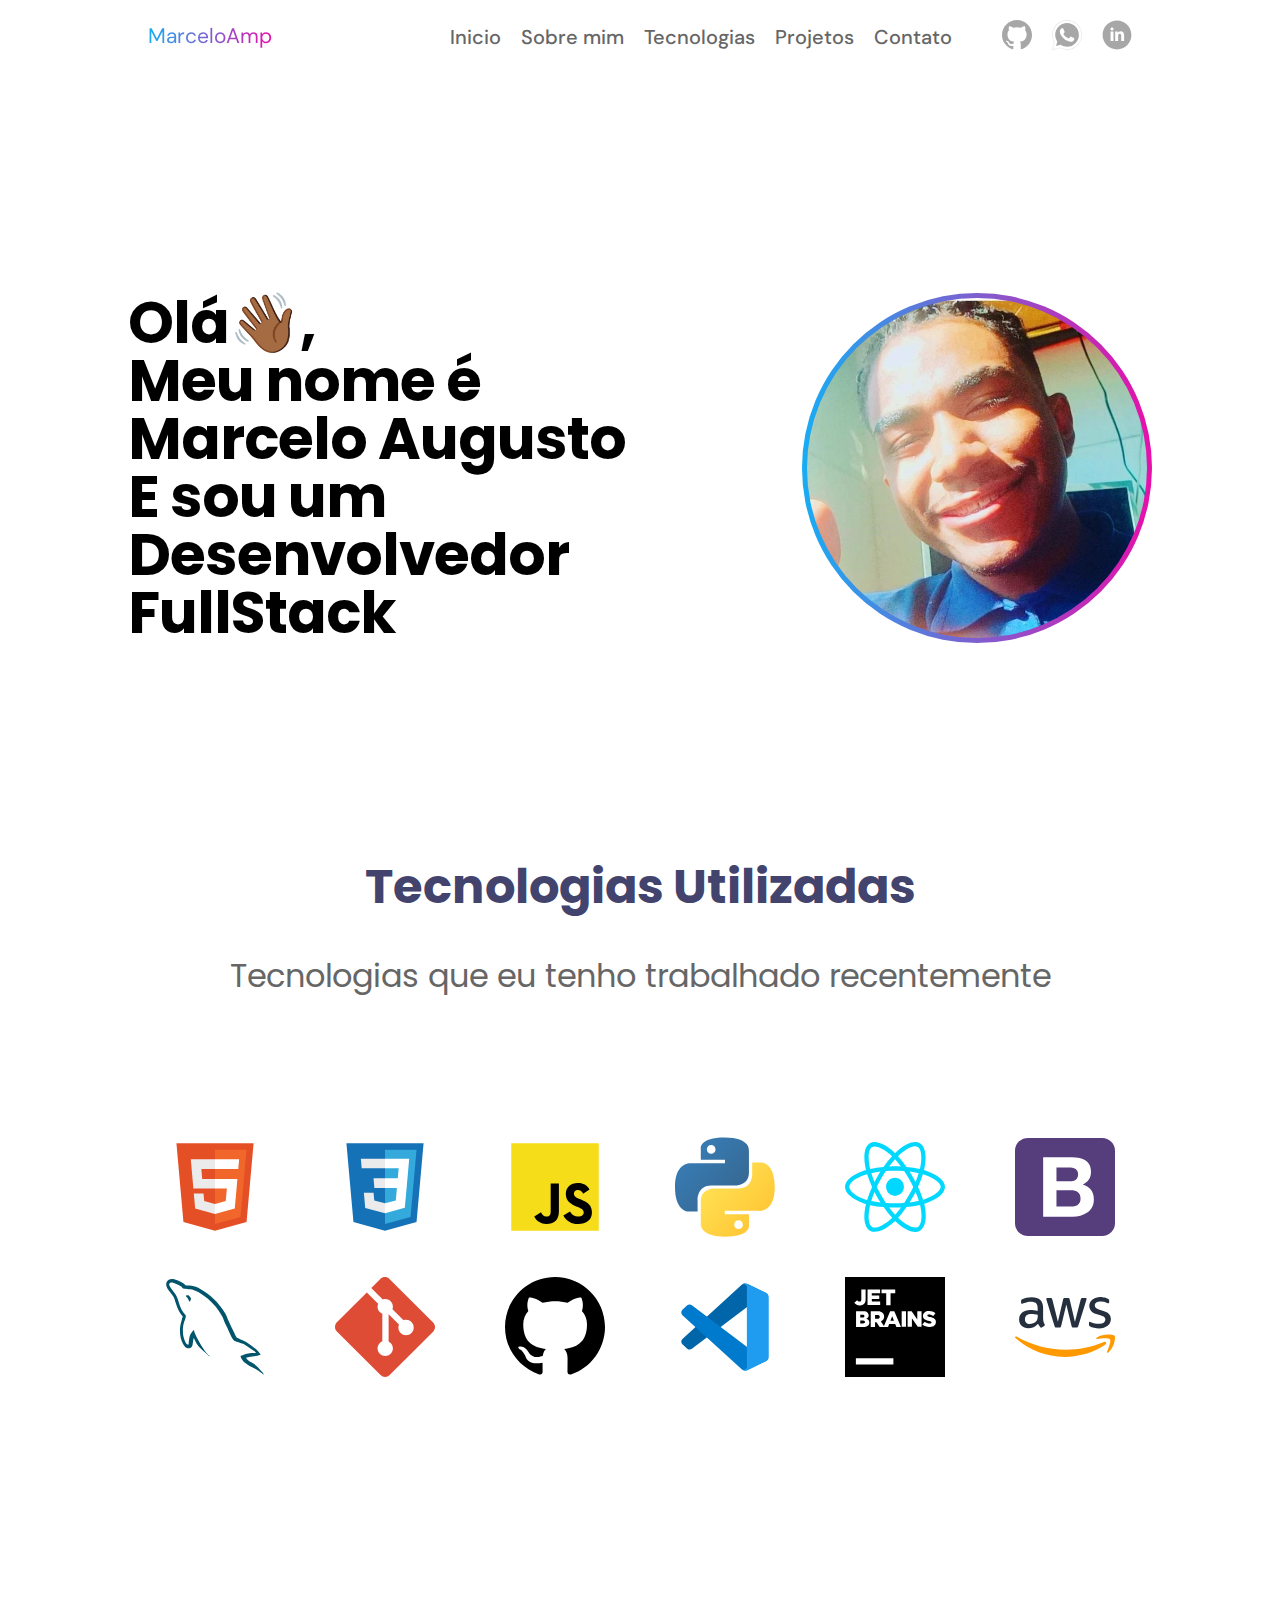
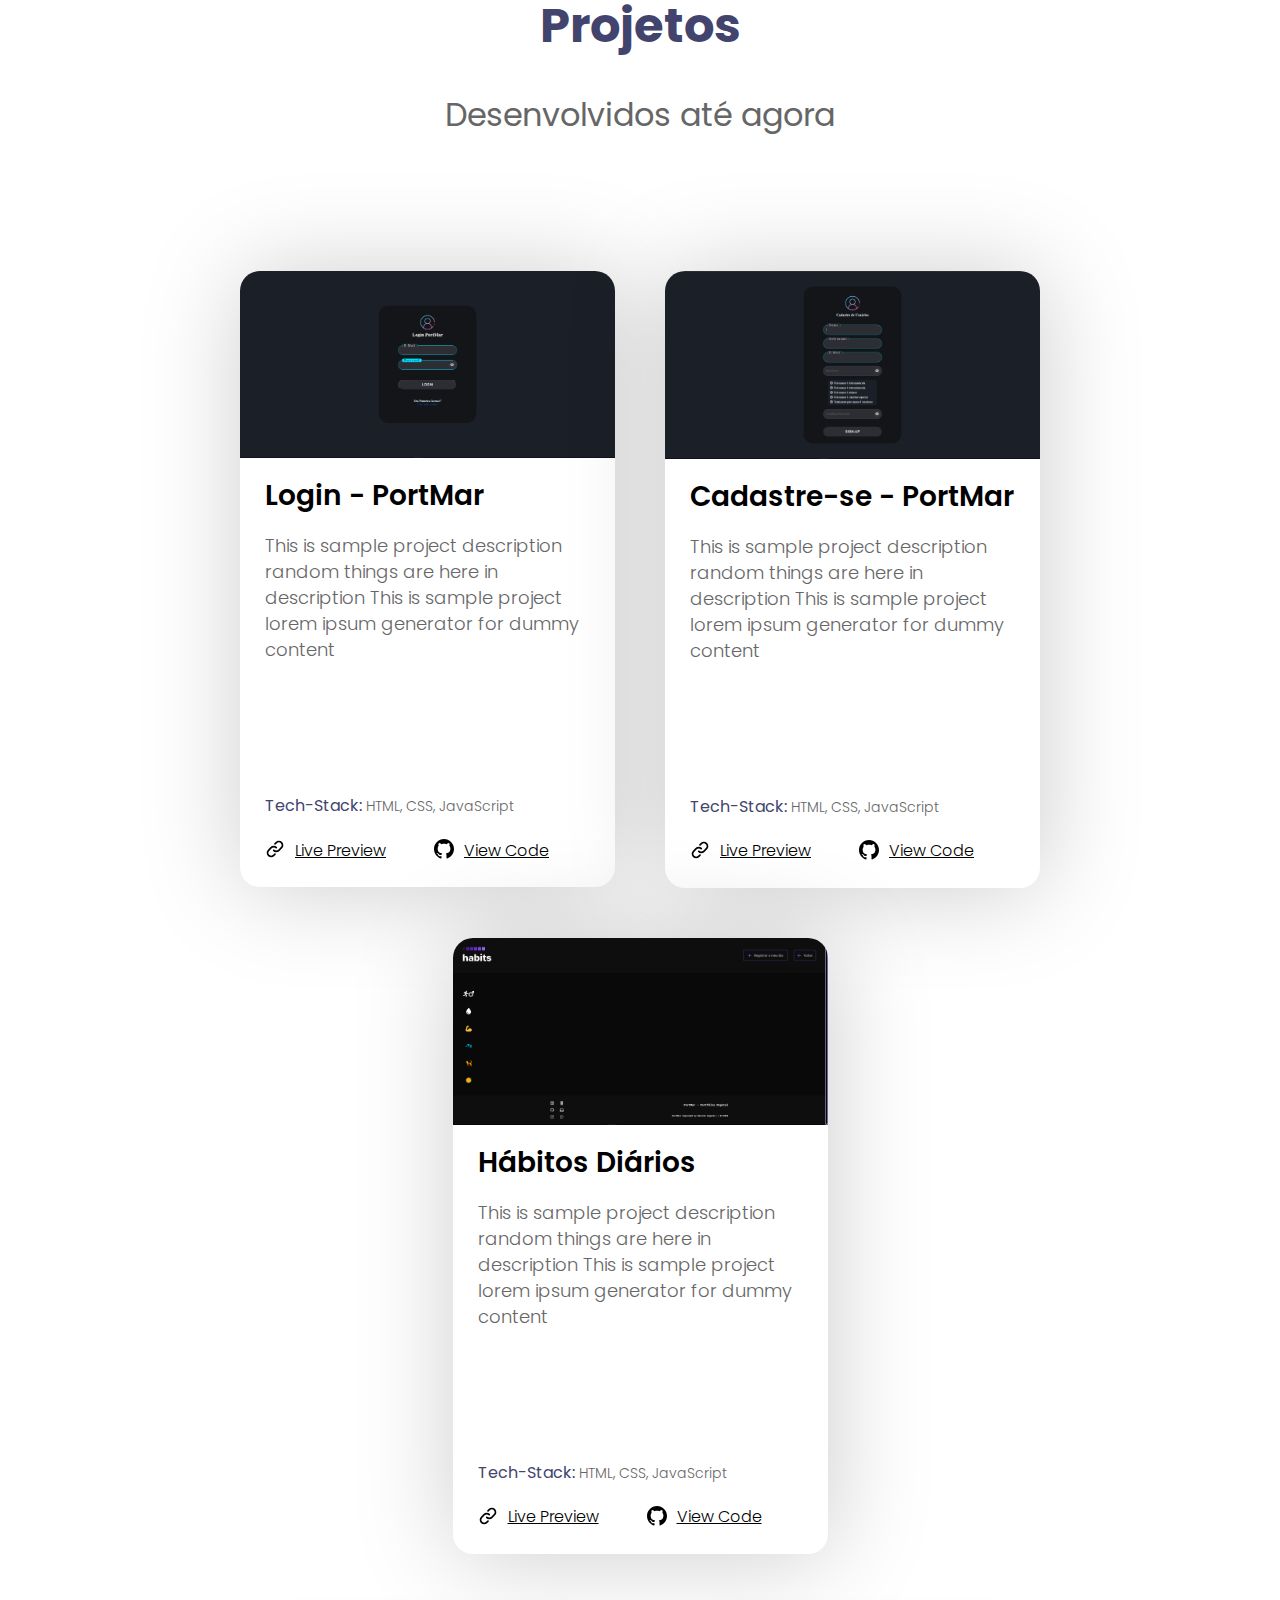
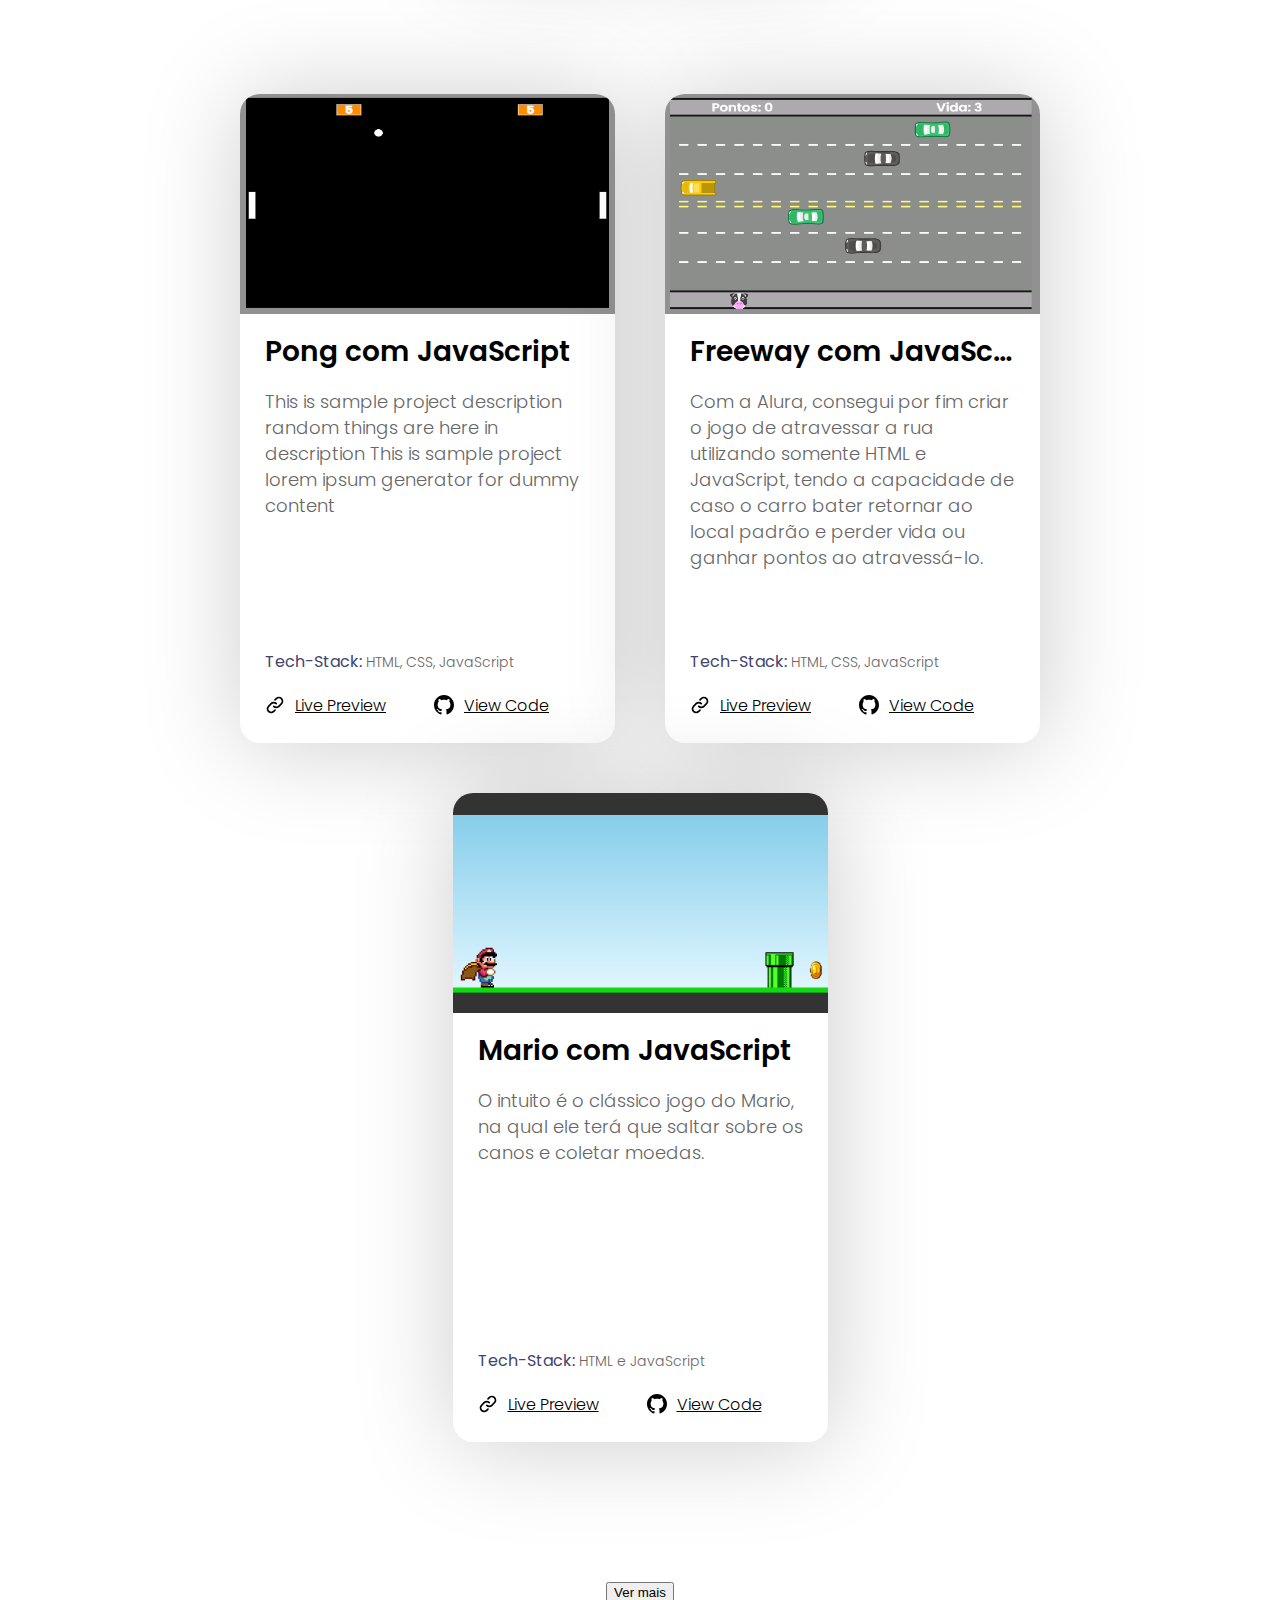
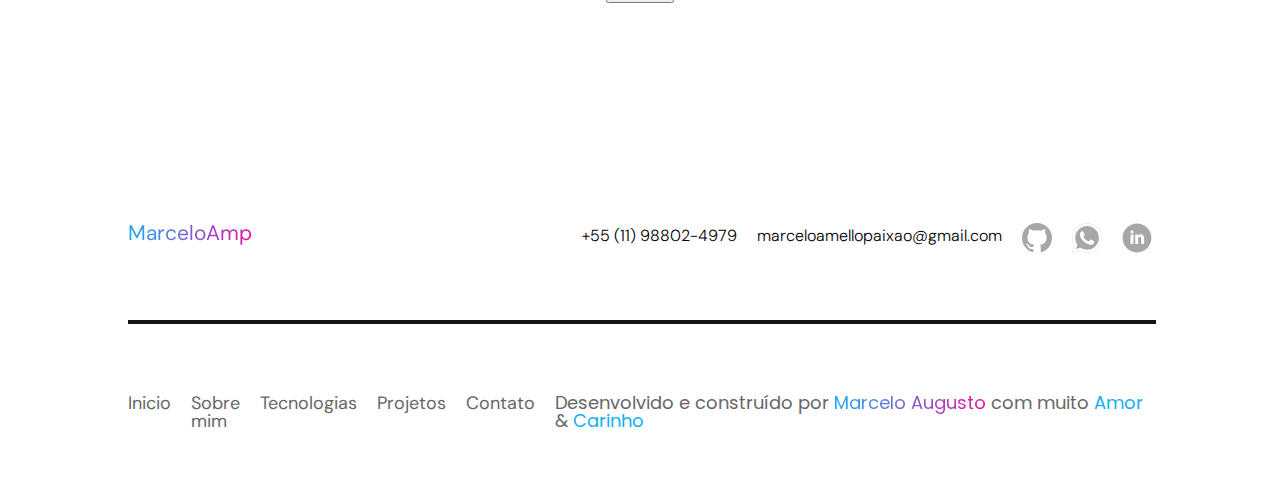
<file: index.html>
<!DOCTYPE html>
<html lang="en">

<head>
    <meta charset="UTF-8">
    <meta name="viewport" content="width=device-width, initial-scale=1.0">
    <title>Portmar - Marcelo Augusto</title>
    <meta name="description"
        content="Portfólio incrivel do Marcelo Augusto, contendo diversos  projetos e habilidades desenvolvidas." />
    <link rel="shortcut icon" href="./img/autor/marceloamp.jpg" type="image/x-icon">
    <!-- CSS Only -->
    <link rel="stylesheet" href="./css/reset.css">
    <link rel="stylesheet" href="./css/style.css">
    <link rel="stylesheet" href="./css/hamburguer.css">

    <!-- JS Only -->

    <!-- Google Fonts -->
    <link rel="preconnect" href="https://fonts.googleapis.com">
    <link rel="preconnect" href="https://fonts.gstatic.com" crossorigin>
    <link href="https://fonts.googleapis.com/css2?family=DM+Sans:opsz,wght@9..40,500&family=Poppins&display=swap"
        rel="stylesheet">
    <link rel="stylesheet"
        href="https://fonts.googleapis.com/css2?family=Material+Symbols+Outlined:opsz,wght,FILL,GRAD@20..48,100..700,0..1,-50..200" />
        <link rel="stylesheet" href="https://fonts.googleapis.com/css2?family=Material+Symbols+Outlined:opsz,wght,FILL,GRAD@20..48,100..700,0..1,-50..200" />
</head>

<body>
    <header class="cabecalho">
        <div class="cabecalho-logo">
            <a href="#" class="cabecalho-title">MarceloAmp</a>
        </div>
        <div class="hamburguer" onclick="hamburguer()">
            <div class="line"></div>
            <div class="line"></div>
            <div class="line"></div>
        </div>
        <nav class="cabecalho-menu">
            <ul class="cabecalho-ul">
                <li><a href="#">Inicio</a></li>
                <li><a href="./pages/about.html">Sobre mim</a></li>
                <li><a href="./pages/tech-stack.html">Tecnologias</a></li>
                <li><a href="./pages/projects.html">Projetos</a></li>
                <li><a href="./pages/contact.html">Contato</a></li>
            </ul>
            <div class="cabecalho-icons">
                <a href="#"><img class="cabecalho-icon-item" src="./img/icons/github.svg" alt="Icone github"></a>
                <a href="#"><img class="cabecalho-icon-item" src="./img/icons/whatsapp.svg" alt="Icone whatsapp"></a>
                <a href="#"><img class="cabecalho-icon-item" src="./img/icons/linkedin.svg" alt="Icone LinkedIn"></a>

                <!-- <div class="theme-change">
                    <span id="light" class="material-symbols-outlined">
                        light_mode
                    </span>
                </div> -->
            </div>
        </nav>
    </header>

    <!-- Conteúdo principal -->
    <main id="about-content">
        <div class="about-title">
            <h2 class="about-subtitle">Olá👋🏾,</h2>
            <h2 class="about-subtitle">Meu nome é</h2>
            <h2 class="about-subtitle"><span class="span-name">Marcelo Augusto</span></h2>
            <h2 class="about-subtitle">E sou um Desenvolvedor FullStack</h2>
        </div>
        <img class="about-foto" src="./img/autor/marceloamp.jpg" alt="Imagem do Autor... Marcelo Augusto"
            class="about-img">
    </main>

    <!-- Seção de Tecnologias -->
    <section class="tech-content">
        <div class="tech-text">
            <h2 class="tech-subtitle">Tecnologias Utilizadas</h2>
            <p class="tech-paragraph">Tecnologias que eu tenho trabalhado recentemente</p>
        </div>
        <div class="tech-icons">
            <div class="tech-row">
                <img class="tech-item" src="./img/technologies/html.svg" alt="Icone de demonstração da tecnologia 1">
                <img class="tech-item" src="./img/technologies/css.svg" alt="Icone de demonstração da tecnologia 2">
                <img class="tech-item" src="./img/technologies/javascript.svg"
                    alt="Icone de demonstração da tecnologia 3">
                <img class="tech-item" src="./img/technologies/python.svg" alt="Icone de demonstração da tecnologia 4">
                <img class="tech-item" src="./img/technologies/reactjs.svg" alt="Icone de demonstração da tecnologia 5">
                <img class="tech-item" src="./img/technologies/bootstrap.svg"
                    alt="Icone de demonstração da tecnologia 6">
            </div>
            <div class="tech-row">
                <img class="tech-item" src="./img/technologies/mysql.svg" alt="Icone de demonstração da tecnologia 7">
                <img class="tech-item" src="./img/technologies/git.svg" alt="Icone de demonstração da tecnologia 8">
                <img class="tech-item" src="./img/technologies/github-black.svg"
                    alt="Icone de demonstração da tecnologia 9">
                <img class="tech-item" src="./img/technologies/vscode.svg" alt="Icone de demonstração da tecnologia 10">
                <img class="tech-item" src="./img/technologies/jetbrains.svg"
                    alt="Icone de demonstração da tecnologia 11">
                <img class="tech-item" src="./img/technologies/aws.svg" alt="Icone de demonstração da tecnologia 12">
            </div>
        </div>
    </section>

    <!-- Seção de Projetos -->
    <section class="projects-content">
        <div class="projects-text">
            <h2 class="projects-subtitle">Projetos</h2>
            <p class="projects-paragraph">Desenvolvidos até agora</p>
        </div>

        <div class="projects-row">
            <div class="projects-box">
                <img class="projects-box-img" src="./img/projects/login.PNG" alt="">
                <div class="projects-content-box">
                    <h3 class="projects-title-box">Login - PortMar</h3>
                    <p class="projects-paragraph-box">This is sample project description random things are here in
                        description This is sample project lorem ipsum generator for dummy content</p>
                    <p class="projects-tech-stack"><span>Tech-Stack: </span>HTML, CSS, JavaScript</p>
                    <div class="projects-links">
                        <div class="preview-link">
                            <a href="#" target="_blank"><img src="./img/icons/live-preview.svg" alt="Icone para visualizar "
                                class="img-preview-link"></a>
                            <a href="#" target="_blank">Live Preview</a>
                        </div>
                        <div class="preview-link">
                            <a href="https://github.com/marceloamellopaixao/Login" target="_blank"><img src="./img/icons/github-black.svg" alt="Icone para visualizar "
                                class="img-preview-link"></a>
                            <a href="https://github.com/marceloamellopaixao/Login" target="_blank">View Code</a>
                        </div>
                    </div>
                </div>
            </div>

            <div class="projects-box">
                <img class="projects-box-img" src="./img/projects/sign-up.PNG" alt="">
                <div class="projects-content-box">
                    <h3 class="projects-title-box">Cadastre-se - PortMar</h3>
                    <p class="projects-paragraph-box">This is sample project description random things are here in
                        description This is sample project lorem ipsum generator for dummy content</p>
                    <p class="projects-tech-stack"><span>Tech-Stack: </span>HTML, CSS, JavaScript</p>
                    <div class="projects-links">
                        <div class="preview-link">
                            <a href="#" target="_blank"><img src="./img/icons/live-preview.svg" alt="Icone para visualizar "
                                class="img-preview-link"></a>
                            <a href="#" target="_blank">Live Preview</a>
                        </div>
                        <div class="preview-link">
                            <a href="https://github.com/marceloamellopaixao/Sign-Up" target="_blank"><img src="./img/icons/github-black.svg" alt="Icone para visualizar "
                                class="img-preview-link"></a>
                            <a href="https://github.com/marceloamellopaixao/Sign-Up" target="_blank">View Code</a>
                        </div>
                    </div>
                </div>
            </div>

            <div class="projects-box">
                <img class="projects-box-img" src="./img/projects/habitos.PNG" alt="">
                <div class="projects-content-box">
                    <h3 class="projects-title-box">Hábitos Diários</h3>
                    <p class="projects-paragraph-box">This is sample project description random things are here in
                        description This is sample project lorem ipsum generator for dummy content</p>
                    <p class="projects-tech-stack"><span>Tech-Stack: </span>HTML, CSS, JavaScript</p>
                    <div class="projects-links">
                        <div class="preview-link">
                            <a href="#" target="_blank"><img src="./img/icons/live-preview.svg" alt="Icone para visualizar "
                                class="img-preview-link"></a>
                            <a href="#" target="_blank">Live Preview</a>
                        </div>
                        <div class="preview-link">
                            <a href="https://github.com/marceloamellopaixao/habits" target="_blank">
                                <img src="./img/icons/github-black.svg" alt="Icone para visualizar " class="img-preview-link">
                            </a>
                            <a href="https://github.com/marceloamellopaixao/habits" target="_blank">View Code</a>
                        </div>
                    </div>
                </div>
            </div>
        </div>

        <div class="projects-row">
            <div class="projects-box">
                <img class="projects-box-img" src="./img/projects/pong-js.PNG" alt="">
                <div class="projects-content-box">
                    <h3 class="projects-title-box">Pong com JavaScript</h3>
                    <p class="projects-paragraph-box">This is sample project description random things are here in
                        description This is sample project lorem ipsum generator for dummy content</p>
                    <p class="projects-tech-stack"><span>Tech-Stack: </span>HTML, CSS, JavaScript</p>
                    <div class="projects-links">
                        <div class="preview-link">
                            <a href="#" target="_blank"><img src="./img/icons/live-preview.svg" alt="Icone para visualizar "
                                class="img-preview-link"></a>
                            <a href="#" target="_blank">Live Preview</a>
                        </div>
                        <div class="preview-link">
                            <a href="https://github.com/marceloamellopaixao/Pong" target="_blank"><img src="./img/icons/github-black.svg" alt="Icone para visualizar "
                                class="img-preview-link"></a>
                            <a href="https://github.com/marceloamellopaixao/Pong" target="_blank">View Code</a>
                        </div>
                    </div>
                </div>
            </div>

            <div class="projects-box">
                <img class="projects-box-img" src="./img/projects/freeway-js.PNG" alt="">
                <div class="projects-content-box">
                    <h3 class="projects-title-box">Freeway com JavaScript</h3>
                    <p class="projects-paragraph-box">Com a Alura, consegui por fim criar o jogo de atravessar a rua utilizando somente HTML e JavaScript, tendo a capacidade de caso o carro bater retornar ao local padrão e perder vida ou ganhar pontos ao atravessá-lo.</p>
                    <p class="projects-tech-stack"><span>Tech-Stack: </span>HTML, CSS, JavaScript</p>
                    <div class="projects-links">
                        <div class="preview-link">
                            <a href="#" target="_blank"><img src="./img/icons/live-preview.svg" alt="Icone para visualizar "
                                class="img-preview-link"></a>
                            <a href="#" target="_blank">Live Preview</a>
                        </div>
                        <div class="preview-link">
                            <a href="https://github.com/marceloamellopaixao/FreeWay" target="_blank"><img src="./img/icons/github-black.svg" alt="Icone para visualizar "
                                class="img-preview-link"></a>
                            <a href="https://github.com/marceloamellopaixao/FreeWay" target="_blank">View Code</a>
                        </div>
                    </div>
                </div>
            </div>

            <div class="projects-box">
                <img class="projects-box-img" src="./img/projects/mario-js.PNG" alt="">
                <div class="projects-content-box">
                    <h3 class="projects-title-box">Mario com JavaScript</h3>
                    <p class="projects-paragraph-box">O intuito é o clássico jogo do Mario,<br> 
                        na qual ele terá que saltar sobre os canos e coletar moedas.</p>
                    <p class="projects-tech-stack"><span>Tech-Stack: </span>HTML e JavaScript</p>
                    <div class="projects-links">
                        <div class="preview-link">
                            <a href="#" target="_blank"><img src="./img/icons/live-preview.svg" alt="Icone para visualizar "
                                class="img-preview-link"></a>
                            <a href="#" target="_blank">Live Preview</a>
                        </div>
                        <div class="preview-link">
                            <a href="https://github.com/marceloamellopaixao/Mario-Game" target="_blank"><img src="./img/icons/github-black.svg" alt="Icone para visualizar "
                                class="img-preview-link"></a>
                            <a href="https://github.com/marceloamellopaixao/Mario-Game" target="_blank">View Code</a>
                        </div>
                    </div>
                </div>
            </div>
        </div>

        <!-- Botão para carregar mais projetos -->
        <button id="loadMore" onclick="loadProjects()">Ver mais</button>

    </section>

    <!-- Footer -->
    <footer>
        <div class="top-footer">
            <div class="logo-footer">
                <a href="#" class="title-footer">MarceloAmp</a>
            </div>
            <div class="top-footer-info">
                <div class="contact-footer">
                    <a href="tel:+5511988024979" class="types-contacts">+55 (11) 98802-4979</a>
                    <a href="mailto:marceloamellopaixao@gmail.com"
                        class="types-contacts">marceloamellopaixao@gmail.com</a>
                </div>
                <div class="icons-footer">
                    <a href="#"><img class="icons-footer-item" src="./img/icons/github.svg" alt=""></a>
                    <a href="#"><img class="icons-footer-item" src="./img/icons/whatsapp.svg" alt=""></a>
                    <a href="#"><img class="icons-footer-item" src="./img/icons/linkedin.svg" alt=""></a>
                </div>
            </div>
        </div>
        <hr>     
        <div class="bottom-footer">
            <ul class="bottom-footer-ul">
                <li class="bottom-footer-li"><a href="#">Inicio</a></li>
                <li class="bottom-footer-li"><a href="./pages/about.html">Sobre mim</a></li>
                <li class="bottom-footer-li"><a href="./pages/tech-stack.html">Tecnologias</a></li>
                <li class="bottom-footer-li"><a href="./pages/projects.html">Projetos</a></li>
                <li class="bottom-footer-li"><a href="./pages/contact.html">Contato</a></li>
            </ul>
            <p class="bottom-footer-p">Desenvolvido e construído por <a>Marcelo Augusto</a> com muito <span>Amor</span>
                & <span>Carinho</span></p>
        </div>

    </footer>

    <!-- Change Theme White or Black -->
    <script src="./js/change-theme.js"></script>
</body>

</html>
</file>
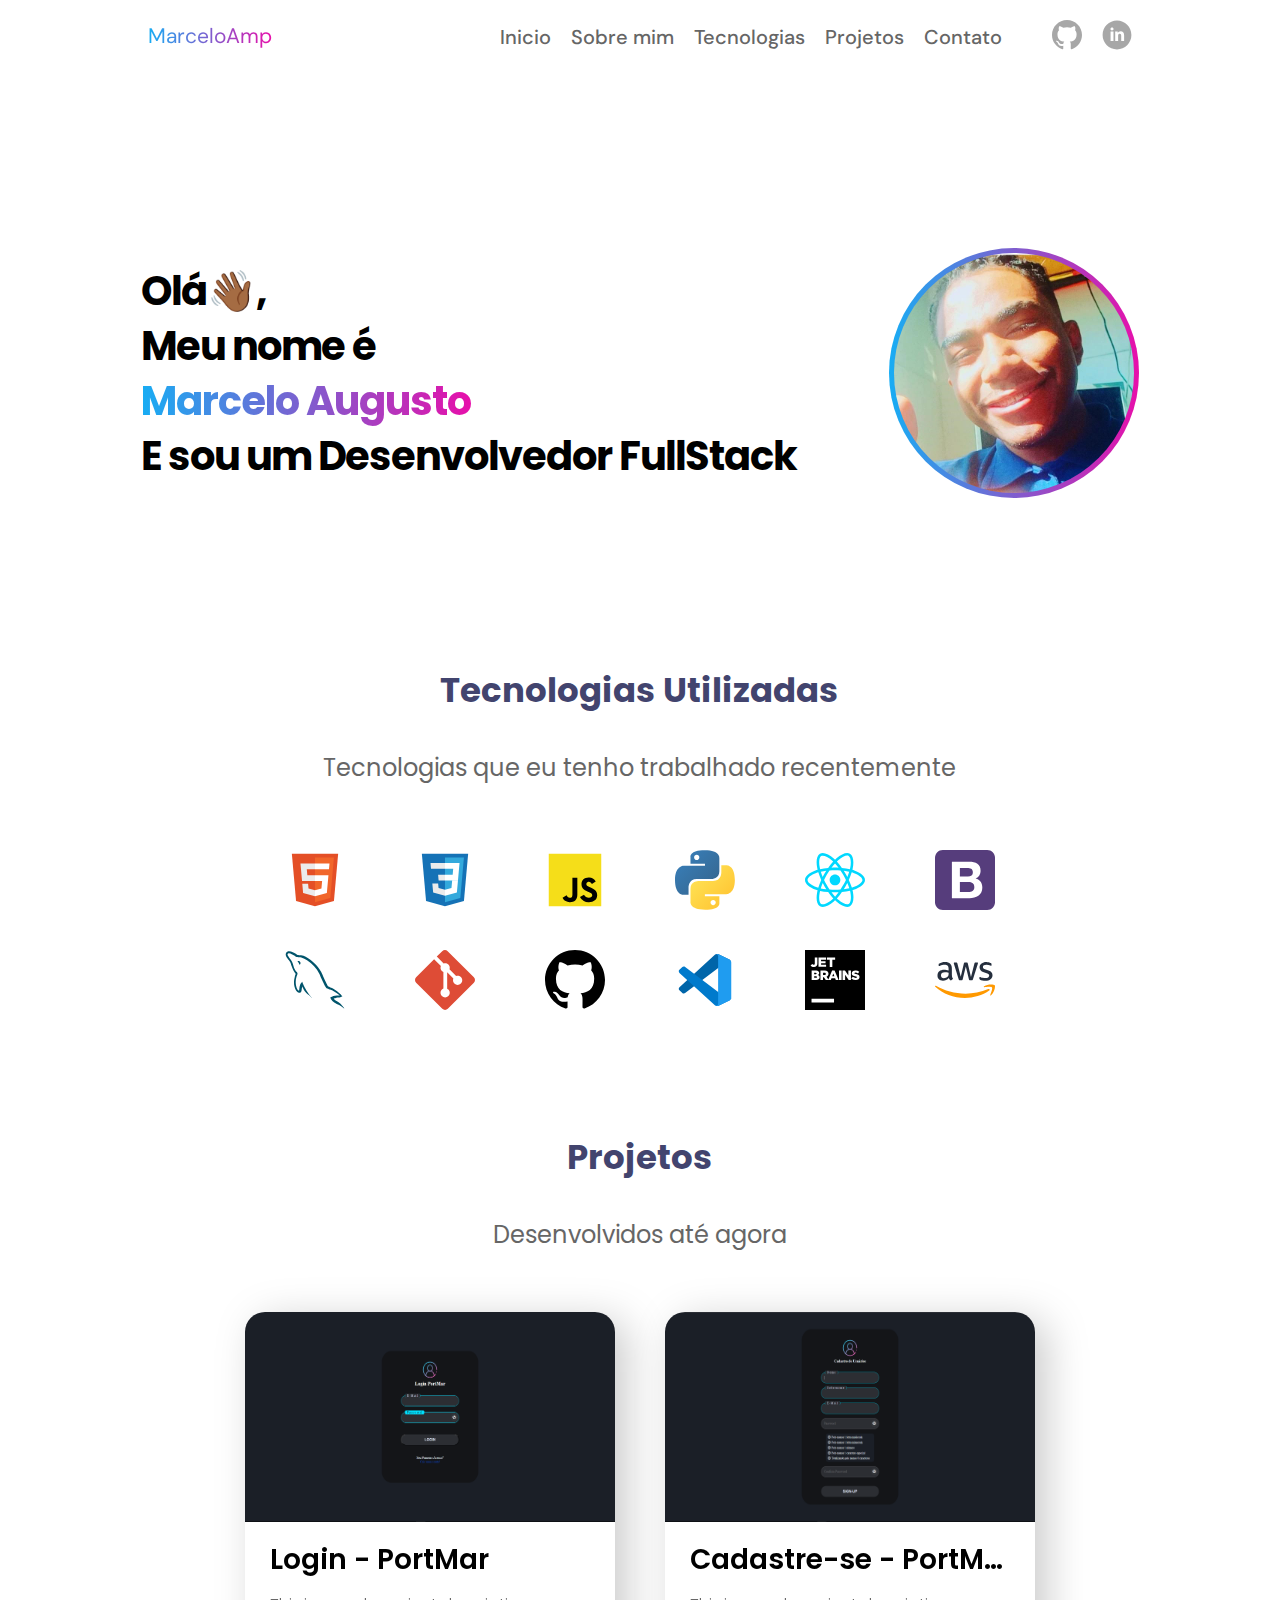
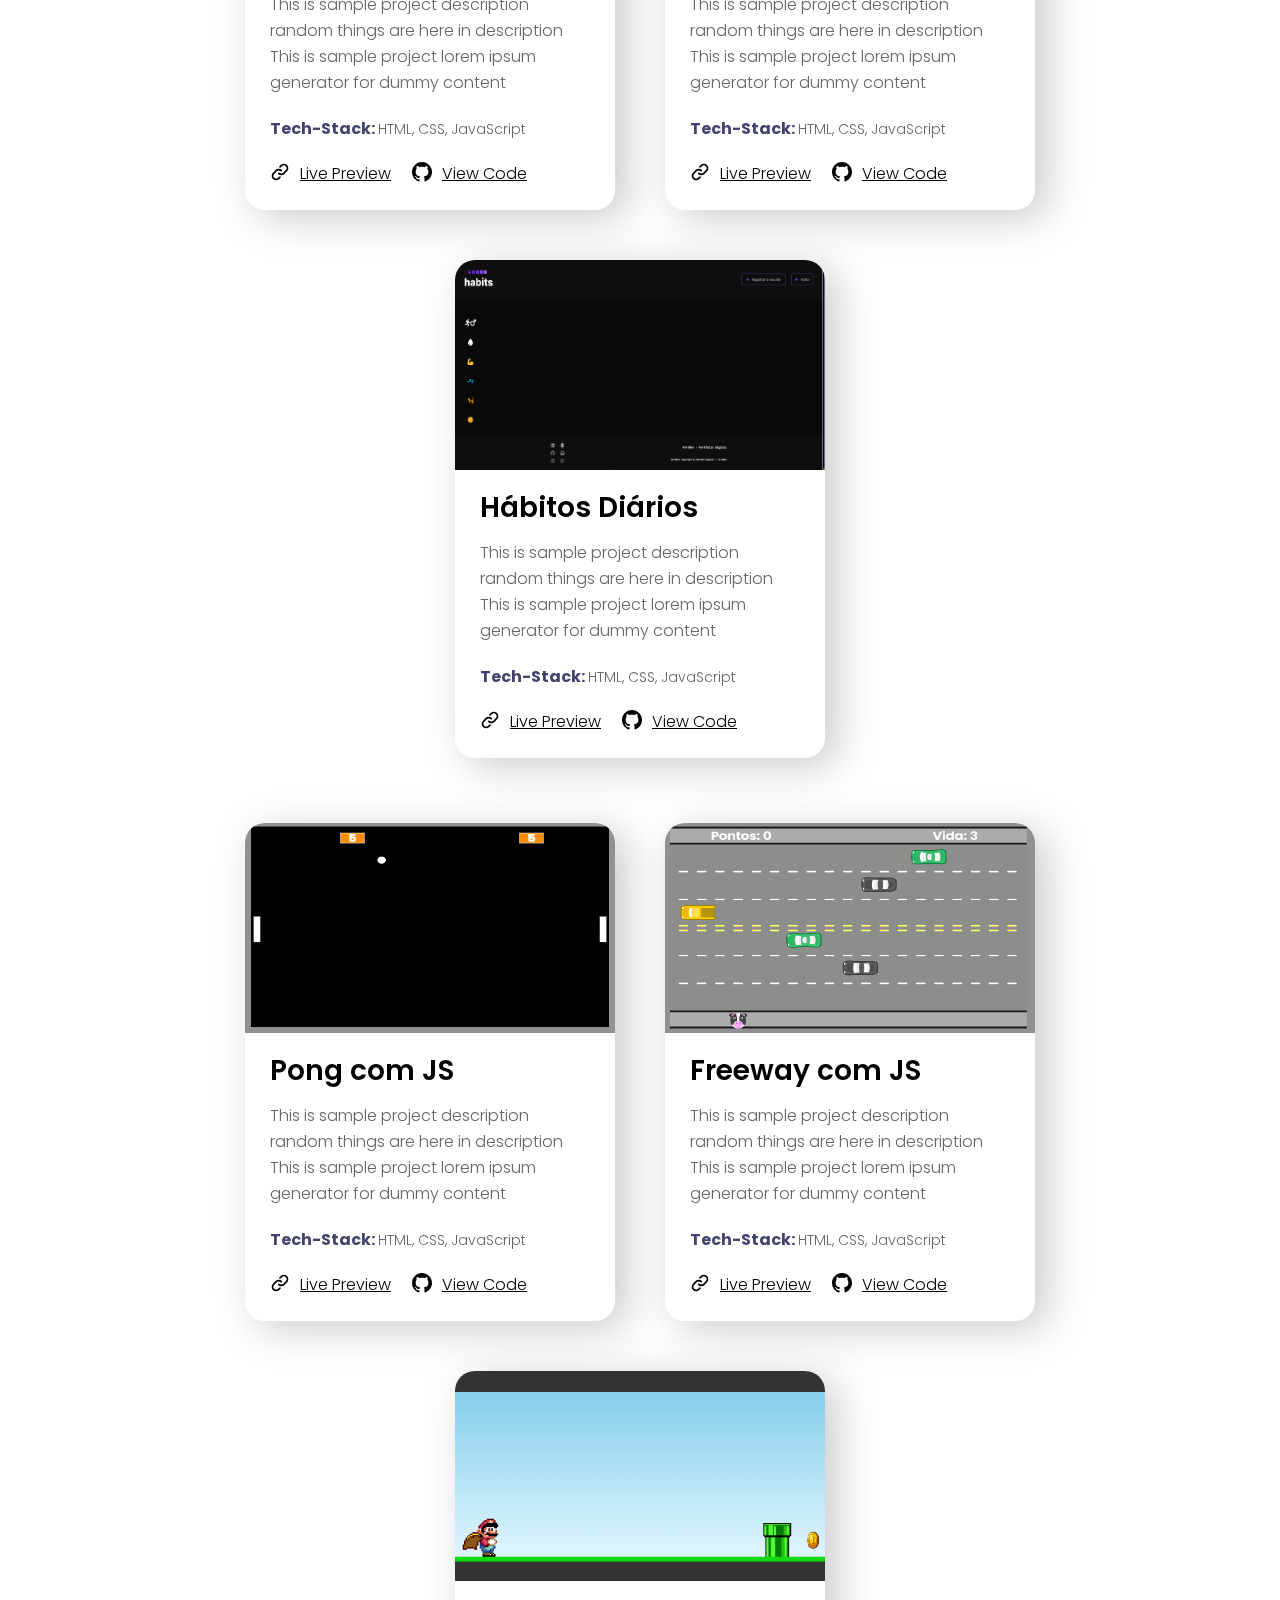
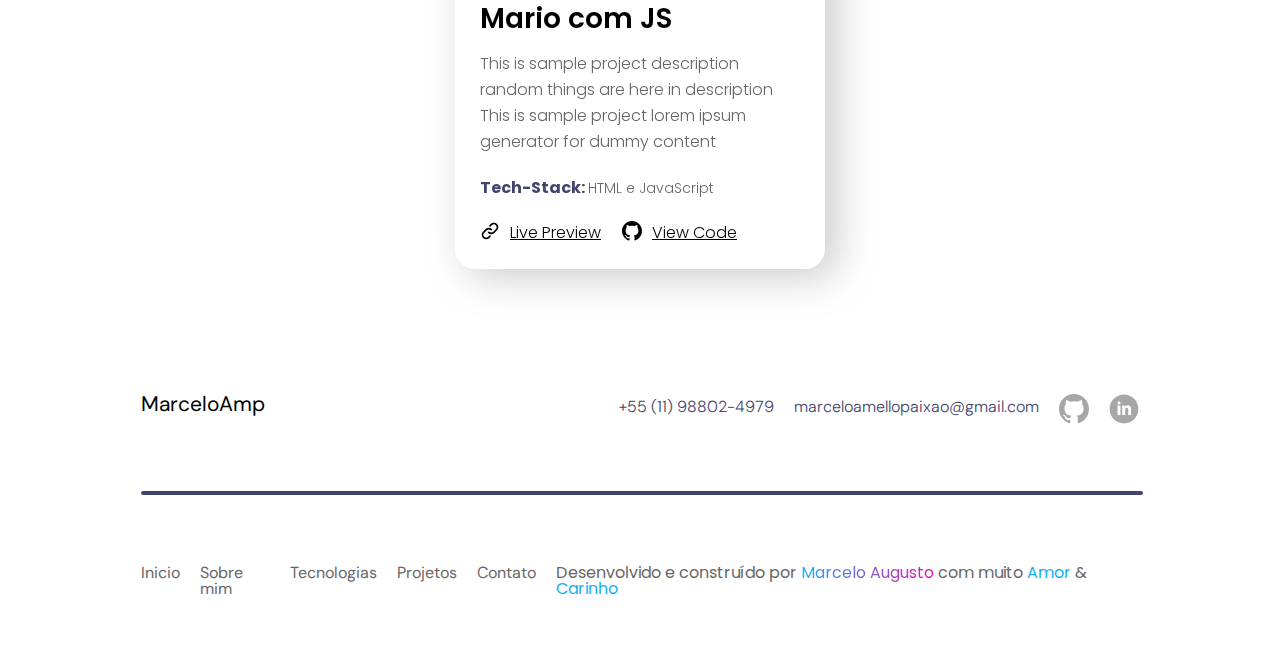
<file: public/index.html>
<!DOCTYPE html>
<html lang="en">

<head>
    <meta charset="UTF-8">
    <meta name="viewport" content="width=device-width, initial-scale=1.0">
    <title>Portmar - Marcelo Augusto</title>
    <meta name="description"
        content="Portfólio incrivel do Marcelo Augusto, contendo diversos  projetos e habilidades desenvolvidas." />
    <link rel="shortcut icon" href="./img/autor/marceloamp.jpg" type="image/x-icon">
    <!-- CSS Only -->
    <link rel="stylesheet" href="./css/reset.css">
    <link rel="stylesheet" href="./css/style.css">
    <link rel="stylesheet" href="./css/hamburguer.css">

    <!-- JS Only -->

    <!-- Google Fonts -->
    <link rel="preconnect" href="https://fonts.googleapis.com">
    <link rel="preconnect" href="https://fonts.gstatic.com" crossorigin>
    <link href="https://fonts.googleapis.com/css2?family=DM+Sans:opsz,wght@9..40,500&family=Poppins&display=swap"
        rel="stylesheet">
    <link rel="stylesheet"
        href="https://fonts.googleapis.com/css2?family=Material+Symbols+Outlined:opsz,wght,FILL,GRAD@20..48,100..700,0..1,-50..200" />
    <link rel="stylesheet"
        href="https://fonts.googleapis.com/css2?family=Material+Symbols+Outlined:opsz,wght,FILL,GRAD@20..48,100..700,0..1,-50..200" />
</head>

<body>
    <header class="cabecalho">
        <div class="cabecalho-logo">
            <a href="#" class="cabecalho-title">MarceloAmp</a>
        </div>
        <div class="hamburguer" onclick="hamburguer()">
            <div class="line"></div>
            <div class="line"></div>
            <div class="line"></div>
        </div>
        <nav class="cabecalho-menu">
            <ul class="cabecalho-ul">
                <li><a href="#">Inicio</a></li>
                <li><a href="./pages/about.html">Sobre mim</a></li>
                <li><a href="./pages/tech-stack.html">Tecnologias</a></li>
                <li><a href="./pages/projects.html">Projetos</a></li>
                <li><a href="./pages/contact.html">Contato</a></li>
            </ul>
            <div class="cabecalho-icons">
                <a href="https://github.com/marceloamellopaixao">
                    <img class="cabecalho-icon-item" src="./img/icons/github.svg" alt="Icone github">
                </a>
                <a href="https://www.linkedin.com/in/marceloamp-04/">
                    <img class="cabecalho-icon-item" src="./img/icons/linkedin.svg" alt="Icone LinkedIn">
                </a>

                <!-- <div class="theme-change">
                    <span id="light" class="material-symbols-outlined">
                        light_mode
                    </span>
                </div> -->
            </div>
        </nav>
    </header>

    <!-- Conteúdo principal -->
    <main id="about-content">
        <div class="about-title">
            <h2 class="about-subtitle">Olá👋🏾,</h2>
            <h2 class="about-subtitle">Meu nome é</h2>
            <h2 class="about-subtitle"><span class="span-name">Marcelo Augusto</span></h2>
            <h2 class="about-subtitle">E sou um Desenvolvedor FullStack</h2>
        </div>
        <img class="about-foto" src="./img/autor/marceloamp.jpg" alt="Imagem do Autor... Marcelo Augusto"
            class="about-img">
    </main>

    <!-- Seção de Tecnologias -->
    <section class="tech-content">
        <div class="tech-text">
            <h2 class="tech-subtitle">Tecnologias Utilizadas</h2>
            <p class="tech-paragraph">Tecnologias que eu tenho trabalhado recentemente</p>
        </div>
        <div class="tech-icons">
            <div class="tech-row">
                <img class="tech-item" src="./img/technologies/html.svg" alt="Icone de demonstração da tecnologia 1">
                <img class="tech-item" src="./img/technologies/css.svg" alt="Icone de demonstração da tecnologia 2">
                <img class="tech-item" src="./img/technologies/javascript.svg"
                    alt="Icone de demonstração da tecnologia 3">
                <img class="tech-item" src="./img/technologies/python.svg" alt="Icone de demonstração da tecnologia 4">
                <img class="tech-item" src="./img/technologies/reactjs.svg" alt="Icone de demonstração da tecnologia 5">
                <img class="tech-item" src="./img/technologies/bootstrap.svg"
                    alt="Icone de demonstração da tecnologia 6">
            </div>
            <div class="tech-row">
                <img class="tech-item" src="./img/technologies/mysql.svg" alt="Icone de demonstração da tecnologia 7">
                <img class="tech-item" src="./img/technologies/git.svg" alt="Icone de demonstração da tecnologia 8">
                <img class="tech-item" src="./img/technologies/github-black.svg"
                    alt="Icone de demonstração da tecnologia 9">
                <img class="tech-item" src="./img/technologies/vscode.svg" alt="Icone de demonstração da tecnologia 10">
                <img class="tech-item" src="./img/technologies/jetbrains.svg"
                    alt="Icone de demonstração da tecnologia 11">
                <img class="tech-item" src="./img/technologies/aws.svg" alt="Icone de demonstração da tecnologia 12">
            </div>
        </div>
    </section>

    <!-- Seção de Projetos -->
    <section class="projects-content">
        <div class="projects-text">
            <h2 class="projects-subtitle">Projetos</h2>
            <p class="projects-paragraph">Desenvolvidos até agora</p>
        </div>

        <div class="projects-row">
            <div class="projects-box">
                <img class="projects-box-img" src="./img/projects/login.PNG" alt="">
                <div class="projects-content-box">
                    <div class="projects-content-text">
                        <h3 class="projects-title-box">Login - PortMar</h3>
                        <p class="projects-paragraph-box">This is sample project description random things are here in
                            description This is sample project lorem ipsum generator for dummy content</p>
                    </div>
                    <div class="projects-content-tech">
                        <p class="projects-tech-stack"><span>Tech-Stack: </span>HTML, CSS, JavaScript</p>
                        <div class="projects-links">
                            <div class="preview-link">
                                <a href="#" target="_blank"><img src="./img/icons/live-preview.svg"
                                        alt="Icone para visualizar " class="img-preview-link"></a>
                                <a href="#" target="_blank">Live Preview</a>
                            </div>
                            <div class="preview-link">
                                <a href="https://github.com/marceloamellopaixao/Login" target="_blank"><img
                                        src="./img/icons/github-black.svg" alt="Icone para visualizar "
                                        class="img-preview-link"></a>
                                <a href="https://github.com/marceloamellopaixao/Login" target="_blank">View Code</a>
                            </div>
                        </div>
                    </div>
                </div>
            </div>

            <div class="projects-box">
                <img class="projects-box-img" src="./img/projects/sign-up.PNG" alt="">
                <div class="projects-content-box">
                    <div class="projects-content-text">
                        <h3 class="projects-title-box">Cadastre-se - PortMar</h3>
                        <p class="projects-paragraph-box">This is sample project description random things are here in
                            description This is sample project lorem ipsum generator for dummy content</p>
                    </div>

                    <div class="projects-content-tech">
                        <p class="projects-tech-stack"><span>Tech-Stack: </span>HTML, CSS, JavaScript</p>
                        <div class="projects-links">
                            <div class="preview-link">
                                <a href="#" target="_blank"><img src="./img/icons/live-preview.svg"
                                        alt="Icone para visualizar " class="img-preview-link"></a>
                                <a href="#" target="_blank">Live Preview</a>
                            </div>
                            <div class="preview-link">
                                <a href="https://github.com/marceloamellopaixao/Sign-Up" target="_blank"><img
                                        src="./img/icons/github-black.svg" alt="Icone para visualizar "
                                        class="img-preview-link"></a>
                                <a href="https://github.com/marceloamellopaixao/Sign-Up" target="_blank">View Code</a>
                            </div>
                        </div>
                    </div>
                </div>
            </div>

            <div class="projects-box">
                <img class="projects-box-img" src="./img/projects/habitos.PNG" alt="">
                <div class="projects-content-box">
                    <div class="projects-content-text">
                        <h3 class="projects-title-box">Hábitos Diários</h3>
                        <p class="projects-paragraph-box">This is sample project description random things are here in
                            description This is sample project lorem ipsum generator for dummy content</p>
                    </div>

                    <div class="projects-content-tech">
                        <p class="projects-tech-stack"><span>Tech-Stack: </span>HTML, CSS, JavaScript</p>
                        <div class="projects-links">
                            <div class="preview-link">
                                <a href="#" target="_blank"><img src="./img/icons/live-preview.svg"
                                        alt="Icone para visualizar " class="img-preview-link"></a>
                                <a href="#" target="_blank">Live Preview</a>
                            </div>
                            <div class="preview-link">
                                <a href="https://github.com/marceloamellopaixao/habits" target="_blank">
                                    <img src="./img/icons/github-black.svg" alt="Icone para visualizar "
                                        class="img-preview-link">
                                </a>
                                <a href="https://github.com/marceloamellopaixao/habits" target="_blank">View Code</a>
                            </div>
                        </div>
                    </div>
                </div>
            </div>
        </div>

        <div class="projects-row">
            <div class="projects-box">
                <img class="projects-box-img" src="./img/projects/pong-js.PNG" alt="">
                <div class="projects-content-box">
                    <div class="projects-content-text">
                        <h3 class="projects-title-box">Pong com JS</h3>
                        <p class="projects-paragraph-box">This is sample project description random things are here in
                            description This is sample project lorem ipsum generator for dummy content</p>
                    </div>

                    <div class="projects-content-tech">
                        <p class="projects-tech-stack"><span>Tech-Stack: </span>HTML, CSS, JavaScript</p>
                        <div class="projects-links">
                            <div class="preview-link">
                                <a href="#" target="_blank"><img src="./img/icons/live-preview.svg"
                                        alt="Icone para visualizar " class="img-preview-link"></a>
                                <a href="#" target="_blank">Live Preview</a>
                            </div>
                            <div class="preview-link">
                                <a href="https://github.com/marceloamellopaixao/Pong" target="_blank"><img
                                        src="./img/icons/github-black.svg" alt="Icone para visualizar "
                                        class="img-preview-link"></a>
                                <a href="https://github.com/marceloamellopaixao/Pong" target="_blank">View Code</a>
                            </div>
                        </div>
                    </div>
                </div>
            </div>

            <div class="projects-box">
                <img class="projects-box-img" src="./img/projects/freeway-js.PNG" alt="">
                <div class="projects-content-box">
                    <div class="projects-content-text">
                        <h3 class="projects-title-box">Freeway com JS</h3>
                        <p class="projects-paragraph-box">This is sample project description random things are here in
                            description This is sample project lorem ipsum generator for dummy content</p>
                    </div>

                    <div class="projects-content-tech">
                        <p class="projects-tech-stack"><span>Tech-Stack: </span>HTML, CSS, JavaScript</p>
                        <div class="projects-links">
                            <div class="preview-link">
                                <a href="#" target="_blank"><img src="./img/icons/live-preview.svg"
                                        alt="Icone para visualizar " class="img-preview-link"></a>
                                <a href="#" target="_blank">Live Preview</a>
                            </div>
                            <div class="preview-link">
                                <a href="https://github.com/marceloamellopaixao/FreeWay" target="_blank"><img
                                        src="./img/icons/github-black.svg" alt="Icone para visualizar "
                                        class="img-preview-link"></a>
                                <a href="https://github.com/marceloamellopaixao/FreeWay" target="_blank">View Code</a>
                            </div>
                        </div>
                    </div>
                </div>
            </div>

            <div class="projects-box">
                <img class="projects-box-img" src="./img/projects/mario-js.PNG" alt="">
                <div class="projects-content-box">
                    <div class="projects-content-text">
                        <h3 class="projects-title-box">Mario com JS</h3>
                        <p class="projects-paragraph-box">This is sample project description random things are here in
                            description This is sample project lorem ipsum generator for dummy content</p>
                    </div>

                    <div class="projects-content-tech">
                        <p class="projects-tech-stack"><span>Tech-Stack: </span>HTML e JavaScript</p>
                        <div class="projects-links">
                            <div class="preview-link">
                                <a href="#" target="_blank"><img src="./img/icons/live-preview.svg"
                                        alt="Icone para visualizar " class="img-preview-link"></a>
                                <a href="#" target="_blank">Live Preview</a>
                            </div>
                            <div class="preview-link">
                                <a href="https://github.com/marceloamellopaixao/Mario-Game" target="_blank"><img
                                        src="./img/icons/github-black.svg" alt="Icone para visualizar "
                                        class="img-preview-link"></a>
                                <a href="https://github.com/marceloamellopaixao/Mario-Game" target="_blank">View
                                    Code</a>
                            </div>
                        </div>
                    </div>
                </div>
            </div>
        </div>

        <!-- Botão para carregar mais projetos -->
        <!-- <button id="loadMore" onclick="loadProjects()">Ver mais</button> -->

    </section>

    <!-- Footer -->
    <footer>
        <div class="top-footer">
            <div class="logo-footer">
                <a href="#" class="title-footer">MarceloAmp</a>
            </div>
            <div class="top-footer-info">
                <div class="contact-footer">
                    <a href="tel:+5511988024979" class="types-contacts">+55 (11) 98802-4979</a>
                    <a href="mailto:marceloamellopaixao@gmail.com"
                        class="types-contacts">marceloamellopaixao@gmail.com</a>
                </div>
                <div class="icons-footer">
                    <a href="https://github.com/marceloamellopaixao">
                        <img class="icons-footer-item" src="./img/icons/github.svg" alt="Icone github">
                    </a>
                    <a href="https://www.linkedin.com/in/marceloamp-04/">
                        <img class="icons-footer-item" src="./img/icons/linkedin.svg" alt="Icone LinkedIn">
                    </a>
                </div>
            </div>
        </div>
        <hr class="footer-hr">
        <div class="bottom-footer">
            <ul class="bottom-footer-ul">
                <li class="bottom-footer-li"><a href="#">Inicio</a></li>
                <li class="bottom-footer-li"><a href="./pages/about.html">Sobre mim</a></li>
                <li class="bottom-footer-li"><a href="./pages/tech-stack.html">Tecnologias</a></li>
                <li class="bottom-footer-li"><a href="./pages/projects.html">Projetos</a></li>
                <li class="bottom-footer-li"><a href="./pages/contact.html">Contato</a></li>
            </ul>
            <p class="bottom-footer-p">Desenvolvido e construído por <a>Marcelo Augusto</a> com muito <span>Amor</span>
                & <span>Carinho</span></p>
        </div>

    </footer>

    <!-- Change Theme White or Black -->
    <script src="./js/change-theme.js"></script>
</body>

</html>
</file>
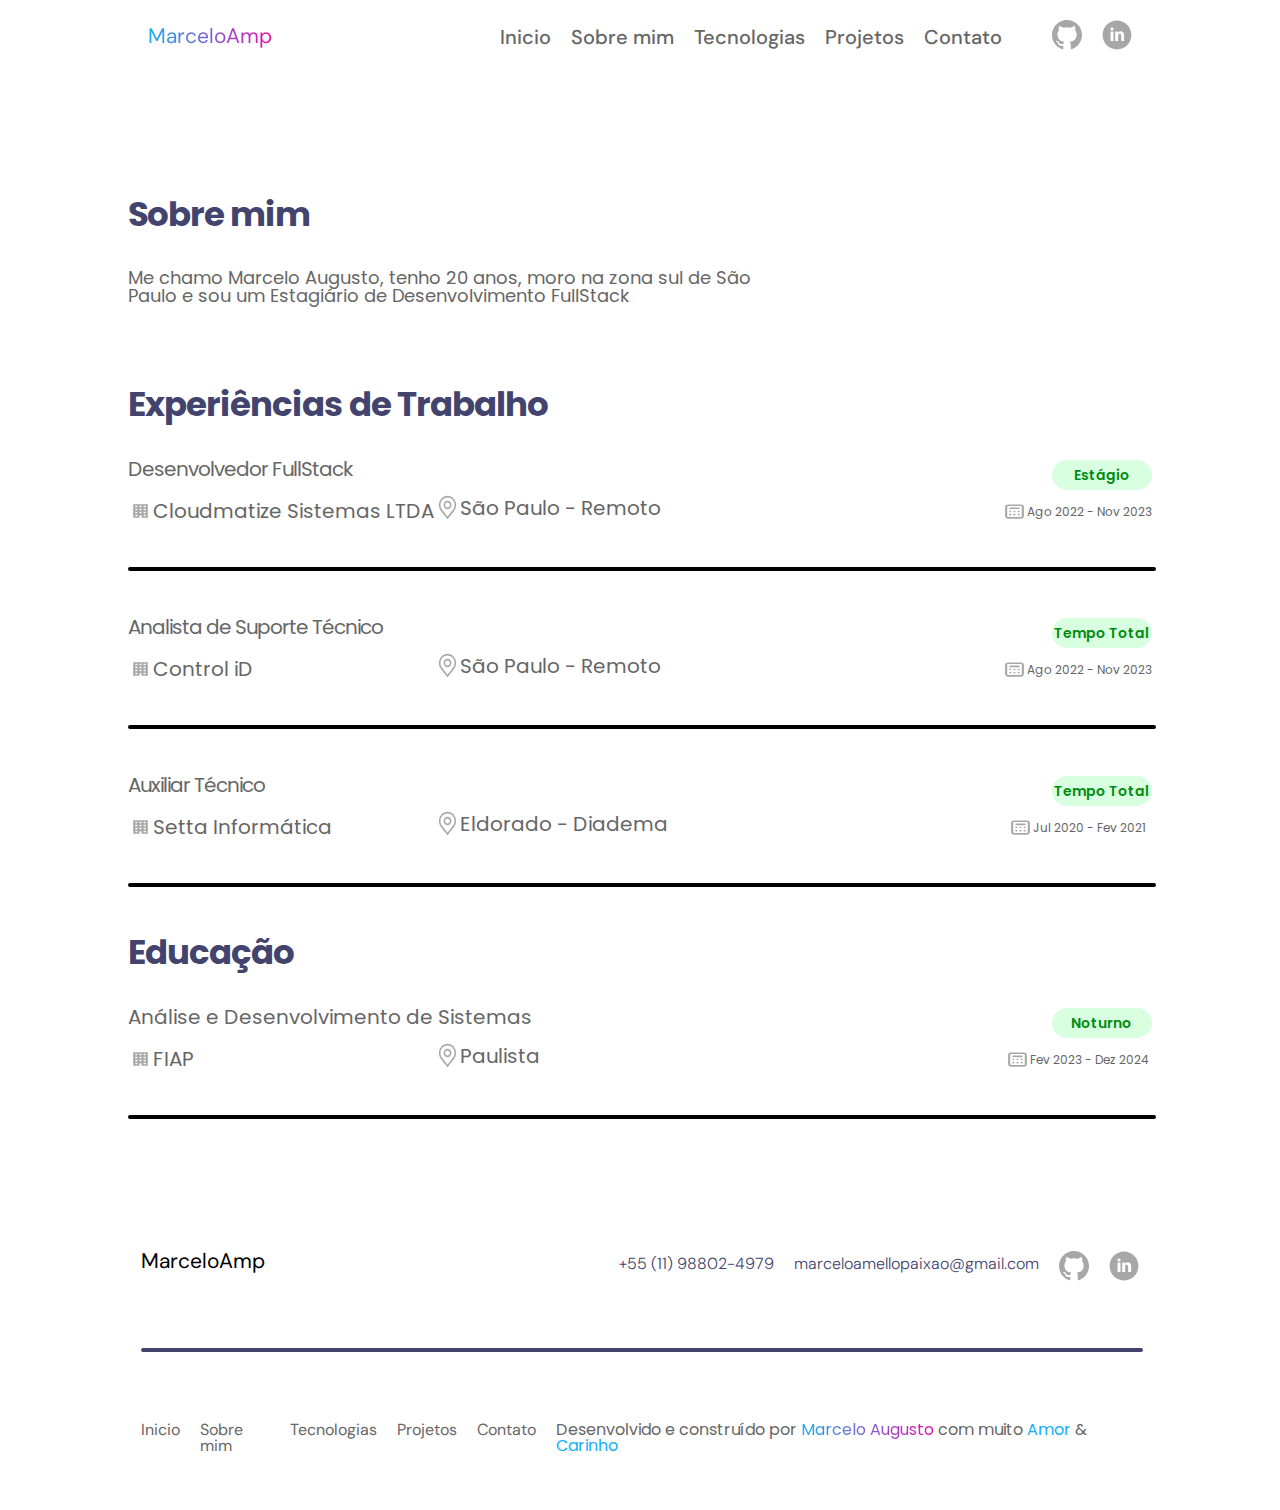
<file: public/pages/about.html>
<!DOCTYPE html>
<html lang="en">

<head>
  <meta charset="UTF-8" />
  <meta name="viewport" content="width=device-width, initial-scale=1.0" />
  <title>PortMar - Marcelo Augusto</title>
  <meta name="description"
    content="Portfólio incrivel do Marcelo Augusto, contendo diversos  projetos e habilidades desenvolvidas." />
  <link rel="shortcut icon" href="../img/autor/marceloamp.jpg" type="image/x-icon" />
  <!-- CSS Only -->
  <link rel="stylesheet" href="../css/reset.css" />
  <link rel="stylesheet" href="../css/style.css" />
  <link rel="stylesheet" href="../css/pages_css/about.css">
  <link rel="stylesheet" href="../css/hamburguer.css" />

  <!-- JS Only -->

  <!-- Google Fonts -->
  <link rel="preconnect" href="https://fonts.googleapis.com" />
  <link rel="preconnect" href="https://fonts.gstatic.com" crossorigin />
  <link href="https://fonts.googleapis.com/css2?family=DM+Sans:opsz,wght@9..40,500&family=Poppins&display=swap"
    rel="stylesheet" />
  <link rel="stylesheet"
    href="https://fonts.googleapis.com/css2?family=Material+Symbols+Outlined:opsz,wght,FILL,GRAD@20..48,100..700,0..1,-50..200" />
  <link rel="stylesheet"
    href="https://fonts.googleapis.com/css2?family=Material+Symbols+Outlined:opsz,wght,FILL,GRAD@20..48,100..700,0..1,-50..200" />
</head>

<body>
  <header class="cabecalho">
    <div class="cabecalho-logo">
      <a href="../index.html" class="cabecalho-title">MarceloAmp</a>
    </div>
    <div class="hamburguer" onclick="hamburguer()">
      <div class="line"></div>
      <div class="line"></div>
      <div class="line"></div>
    </div>
    <nav class="cabecalho-menu">
      <ul class="cabecalho-ul">
        <li><a href="../index.html" class="cabecalho-a">Inicio</a></li>
        <li><a href="./about.html" class="cabecalho-a">Sobre mim</a></li>
        <li><a href="./tech-stack.html" class="cabecalho-a">Tecnologias</a></li>
        <li><a href="./projects.html" class="cabecalho-a">Projetos</a></li>
        <li><a href="./contact.html" class="cabecalho-a">Contato</a></li>
      </ul>
      <div class="cabecalho-icons">
        <a href="https://github.com/marceloamellopaixao">
          <img class="cabecalho-icon-item" src="../img/icons/github.svg" alt="Icone github">
        </a>
        <a href="https://www.linkedin.com/in/marceloamp-04/">
            <img class="cabecalho-icon-item" src="../img/icons/linkedin.svg" alt="Icone LinkedIn">
        </a>

        <!-- <div class="theme-change">
            <span id="light" class="material-symbols-outlined">
              light_mode
            </span>
          </div> -->
      </div>
    </nav>
  </header>

  <!-- Conteúdo principal -->
  <main>
    <section id="about-content">
      <h2 class="about-title">Sobre mim</h2>
      <p class="about-paragraph">
        Me chamo Marcelo Augusto, tenho 20 anos, moro na zona sul de São Paulo e sou um Estagiário de Desenvolvimento FullStack
      </p>
    </section>


    <section class="work-experience-content">
      <h2 class="work-experience-title">Experiências de Trabalho</h2>
      <div class="experience-box">
        <div class="content-job">
          <h3 class="experience-job">Desenvolvedor FullStack</h3>
          <div class="content-company">
            <div class="company-img">
              <img class="icon-job" src="../img/icons/company.svg" alt="">
              <p class="experience-company">Cloudmatize Sistemas LTDA</p>
            </div>
            <div class="company-img">
              <img class="icon-job" src="../img/icons/pin-icon.svg" alt="">
              <p class="experience-local">São Paulo - Remoto</p>
            </div>
            <div class="status-job">
              <p class="format-job">Estágio</p>
              <div class="calendar">
                <img class="icon-job" src="../img/icons/calendar.svg" alt="">
                <p class="date-job">Ago 2022 - Nov 2023</p>
              </div>
            </div>
          </div>
        </div>
      </div>
      <hr>
      <div class="experience-box">
        <div class="content-job">
          <h3 class="experience-job">Analista de Suporte Técnico</h3>
          <div class="content-company">
            <div class="company-img">
              <img class="icon-job" src="../img/icons/company.svg" alt="">
              <p class="experience-company">Control iD</p>
            </div>
            <div class="company-img">
              <img class="icon-job" src="../img/icons/pin-icon.svg" alt="">
              <p class="experience-local">São Paulo - Remoto</p>
            </div>
            <div class="status-job">
              <p class="format-job">Tempo Total</p>
              <div class="calendar">
                <img class="icon-job" src="../img/icons/calendar.svg" alt="">
                <p class="date-job">Ago 2022 - Nov 2023</p>
              </div>
            </div>
          </div>
        </div>
      </div>
      <hr>
      <div class="experience-box">
        <div class="content-job">
          <h3 class="experience-job">Auxiliar Técnico</h3>
          <div class="content-company">
            <div class="company-img">
              <img class="icon-job" src="../img/icons/company.svg" alt="">
              <p class="experience-company">Setta Informática</p>
            </div>
            <div class="company-img">
              <img class="icon-job" src="../img/icons/pin-icon.svg" alt="">
              <p class="experience-local">Eldorado - Diadema</p>
            </div>
            <div class="status-job">
              <p class="format-job">Tempo Total</p>
              <div class="calendar">
                <img class="icon-job" src="../img/icons/calendar.svg" alt="">
                <p class="date-job">Jul 2020 - Fev 2021</p>
              </div>
            </div>
          </div>
        </div>
      </div>
      <hr>
    </section>

    <section class="education-content">
      <h2 class="education-title">Educação</h2>
      <div class="education-box">
        <div class="content-education">
          <h3 class="education-course">Análise e Desenvolvimento de Sistemas</h3>
          <div class="content-school">
            <div class="company-img">
              <img class="icon-school" src="../img/icons/company.svg" alt="">
              <p class="education-company">FIAP</p>
            </div>
            <div class="company-img">
              <img class="icon-school" src="../img/icons/pin-icon.svg" alt="">
              <p class="education-local">Paulista</p>
            </div>
            <div class="status-school">
              <p class="format-school">Noturno</p>
              <div class="calendar">
                <img class="icon-school" src="../img/icons/calendar.svg" alt="">
                <p class="date-school">Fev 2023 - Dez 2024</p>
              </div>
            </div>
          </div>
        </div>
      </div>
      <hr>
    </section>
  </main>


  <!-- Footer -->
  <footer>
    <div class="top-footer">
      <div class="logo-footer">
        <a href="#" class="title-footer">MarceloAmp</a>
      </div>
      <div class="top-footer-info">
        <div class="contact-footer">
          <a href="tel:+5511988024979" class="types-contacts">+55 (11) 98802-4979</a>
          <a href="mailto:marceloamellopaixao@gmail.com" class="types-contacts">marceloamellopaixao@gmail.com</a>
        </div>
        <div class="icons-footer">
          <a href="https://github.com/marceloamellopaixao">
            <img class="icons-footer-item" src="../img/icons/github.svg" alt="Icone github">
        </a>
        <a href="https://www.linkedin.com/in/marceloamp-04/">
            <img class="icons-footer-item" src="../img/icons/linkedin.svg" alt="Icone LinkedIn">
        </a>
        </div>
      </div>
    </div>
    <hr class="footer-hr" />
    <div class="bottom-footer">
      <ul class="bottom-footer-ul">
        <li class="bottom-footer-li"><a href="../index.html">Inicio</a></li>
        <li class="bottom-footer-li"><a href="./about.html">Sobre mim</a></li>
        <li class="bottom-footer-li"><a href="./tech-stack.html">Tecnologias</a></li>
        <li class="bottom-footer-li"><a href="./projects.html">Projetos</a></li>
        <li class="bottom-footer-li"><a href="./contact.html">Contato</a></li>
      </ul>
      <p class="bottom-footer-p">
        Desenvolvido e construído por <a>Marcelo Augusto</a> com muito
        <span>Amor</span> & <span>Carinho</span>
      </p>
    </div>
  </footer>

  <!-- Change Theme White or Black -->
  <script src="../js/change-theme.js"></script>
</body>

</html>
</file>
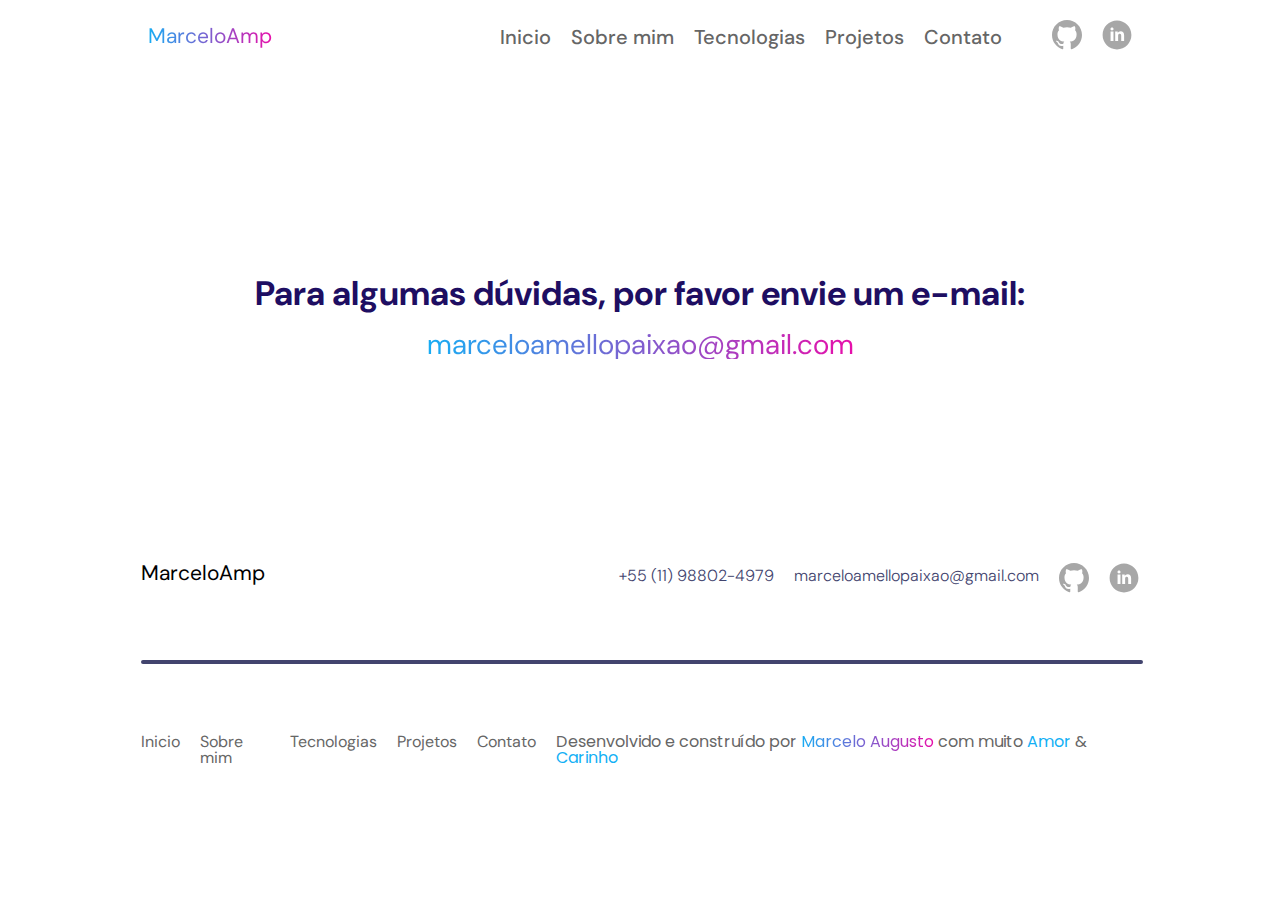
<file: public/pages/contact.html>
<!DOCTYPE html>
<html lang="en">

<head>
  <meta charset="UTF-8" />
  <meta name="viewport" content="width=device-width, initial-scale=1.0" />
  <title>PortMar - Marcelo Augusto</title>
  <meta name="description"
    content="Portfólio incrivel do Marcelo Augusto, contendo diversos  projetos e habilidades desenvolvidas." />
  <link rel="shortcut icon" href="../img/autor/marceloamp.jpg" type="image/x-icon" />
  <!-- CSS Only -->
  <link rel="stylesheet" href="../css/reset.css" />
  <link rel="stylesheet" href="../css/style.css" />
  <link rel="stylesheet" href="../css/pages_css/contact.css">
  <link rel="stylesheet" href="../css/hamburguer.css" />

  <!-- JS Only -->

  <!-- Google Fonts -->
  <link rel="preconnect" href="https://fonts.googleapis.com" />
  <link rel="preconnect" href="https://fonts.gstatic.com" crossorigin />
  <link href="https://fonts.googleapis.com/css2?family=DM+Sans:opsz,wght@9..40,500&family=Poppins&display=swap"
    rel="stylesheet" />
  <link rel="stylesheet"
    href="https://fonts.googleapis.com/css2?family=Material+Symbols+Outlined:opsz,wght,FILL,GRAD@20..48,100..700,0..1,-50..200" />
  <link rel="stylesheet"
    href="https://fonts.googleapis.com/css2?family=Material+Symbols+Outlined:opsz,wght,FILL,GRAD@20..48,100..700,0..1,-50..200" />
</head>

<body>
  <header class="cabecalho">
    <div class="cabecalho-logo">
      <a href="../index.html" class="cabecalho-title">MarceloAmp</a>
    </div>
    <div class="hamburguer" onclick="hamburguer()">
      <div class="line"></div>
      <div class="line"></div>
      <div class="line"></div>
    </div>
    <nav class="cabecalho-menu">
      <ul class="cabecalho-ul">
        <li><a href="../index.html" class="cabecalho-a">Inicio</a></li>
        <li><a href="./about.html" class="cabecalho-a">Sobre mim</a></li>
        <li><a href="./tech-stack.html" class="cabecalho-a">Tecnologias</a></li>
        <li><a href="./projects.html" class="cabecalho-a">Projetos</a></li>
        <li><a href="./contact.html" class="cabecalho-a">Contato</a></li>
      </ul>
      <div class="cabecalho-icons">
        <a href="https://github.com/marceloamellopaixao">
          <img class="cabecalho-icon-item" src="../img/icons/github.svg" alt="Icone github">
        </a>
        <a href="https://www.linkedin.com/in/marceloamp-04/">
            <img class="cabecalho-icon-item" src="../img/icons/linkedin.svg" alt="Icone LinkedIn">
        </a>

        <!-- <div class="theme-change">
            <span id="light" class="material-symbols-outlined">
              light_mode
            </span>
          </div> -->
      </div>
    </nav>
  </header>

  <!-- Section Contact -->
  <section class="content-contact">
    <div class="content-text">
      <p class="contact-info">Para algumas dúvidas, por favor envie um e-mail:</p>
      <a class="contact-email" href="mailto:marceloamellopaixao@gmail.com">marceloamellopaixao@gmail.com</a>
    </div>
  </section>

  <!-- Footer -->
  <footer>
    <div class="top-footer">
      <div class="logo-footer">
        <a href="#" class="title-footer">MarceloAmp</a>
      </div>
      <div class="top-footer-info">
        <div class="contact-footer">
          <a href="tel:+5511988024979" class="types-contacts">+55 (11) 98802-4979</a>
          <a href="mailto:marceloamellopaixao@gmail.com" class="types-contacts">marceloamellopaixao@gmail.com</a>
        </div>
        <div class="icons-footer">
          <a href="https://github.com/marceloamellopaixao">
            <img class="icons-footer-item" src="../img/icons/github.svg" alt="Icone github">
        </a>
        <a href="https://www.linkedin.com/in/marceloamp-04/">
            <img class="icons-footer-item" src="../img/icons/linkedin.svg" alt="Icone LinkedIn">
        </a>
        </div>
      </div>
    </div>
    <hr />
    <div class="bottom-footer">
      <ul class="bottom-footer-ul">
        <li class="bottom-footer-li"><a href="../index.html">Inicio</a></li>
        <li class="bottom-footer-li"><a href="./about.html">Sobre mim</a></li>
        <li class="bottom-footer-li"><a href="./tech-stack.html">Tecnologias</a></li>
        <li class="bottom-footer-li"><a href="./projects.html">Projetos</a></li>
        <li class="bottom-footer-li"><a href="./contact.html">Contato</a></li>
      </ul>
      <p class="bottom-footer-p">
        Desenvolvido e construído por <a>Marcelo Augusto</a> com muito
        <span>Amor</span> & <span>Carinho</span>
      </p>
    </div>
  </footer>

  <!-- Change Theme White or Black -->
  <script src="../js/change-theme.js"></script>
</body>

</html>
</file>
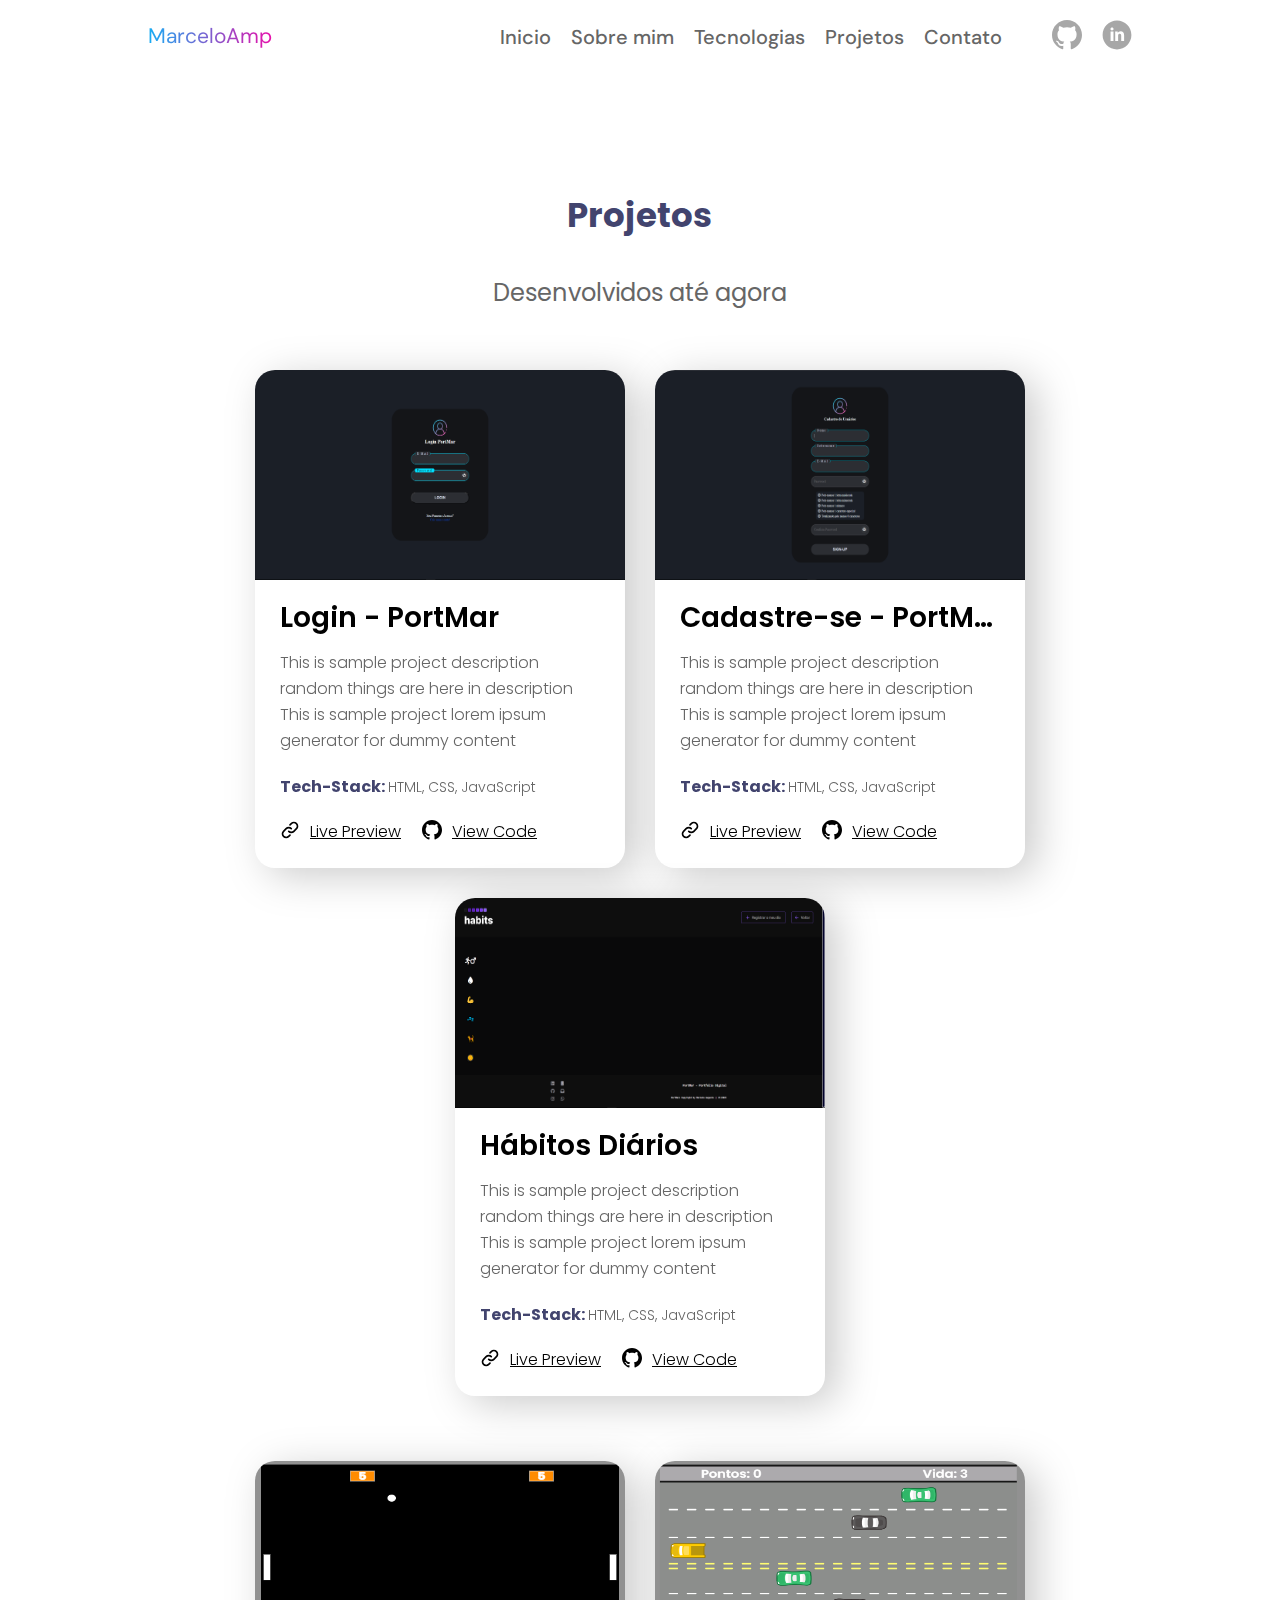
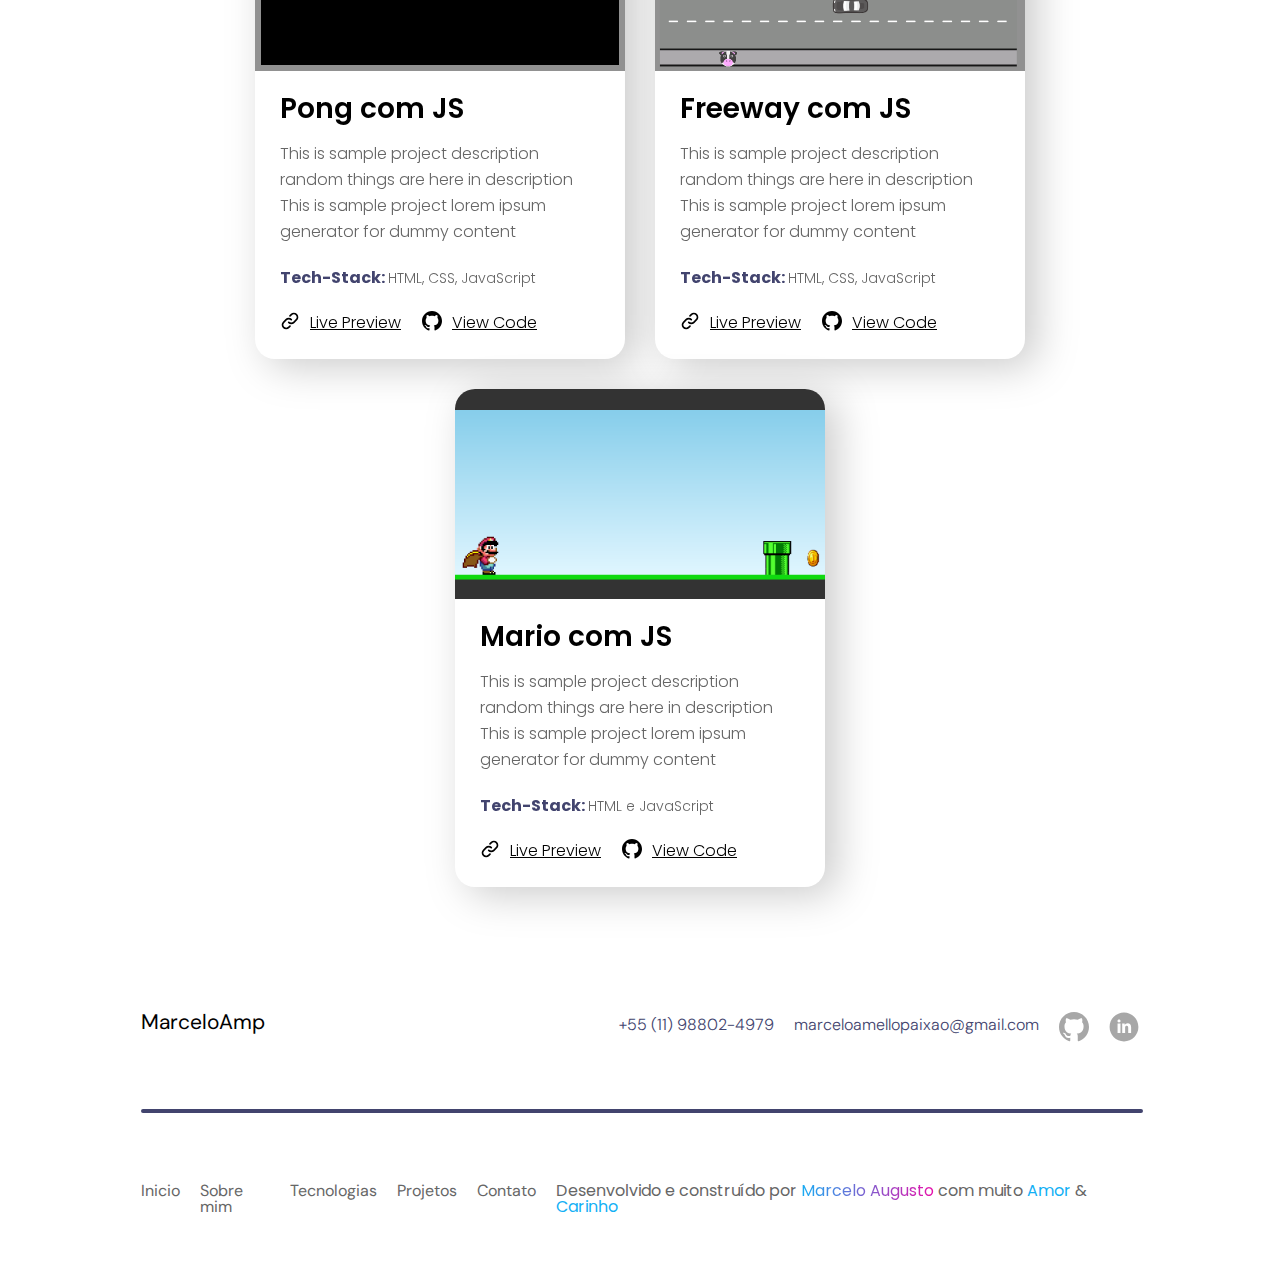
<file: public/pages/projects.html>
<!DOCTYPE html>
<html lang="en">

<head>
    <meta charset="UTF-8" />
    <meta name="viewport" content="width=device-width, initial-scale=1.0" />
    <title>PortMar - Marcelo Augusto</title>
    <meta name="description"
        content="Portfólio incrivel do Marcelo Augusto, contendo diversos  projetos e habilidades desenvolvidas." />
    <link rel="shortcut icon" href="../img/autor/marceloamp.jpg" type="image/x-icon" />
    <!-- CSS Only -->
    <link rel="stylesheet" href="../css/reset.css" />
    <link rel="stylesheet" href="../css/style.css" />
    <link rel="stylesheet" href="../css/pages_css/projects.css">
    <link rel="stylesheet" href="../css/hamburguer.css" />

    <!-- JS Only -->

    <!-- Google Fonts -->
    <link rel="preconnect" href="https://fonts.googleapis.com" />
    <link rel="preconnect" href="https://fonts.gstatic.com" crossorigin />
    <link href="https://fonts.googleapis.com/css2?family=DM+Sans:opsz,wght@9..40,500&family=Poppins&display=swap"
        rel="stylesheet" />
    <link rel="stylesheet"
        href="https://fonts.googleapis.com/css2?family=Material+Symbols+Outlined:opsz,wght,FILL,GRAD@20..48,100..700,0..1,-50..200" />
    <link rel="stylesheet"
        href="https://fonts.googleapis.com/css2?family=Material+Symbols+Outlined:opsz,wght,FILL,GRAD@20..48,100..700,0..1,-50..200" />
</head>

<body>
    <header class="cabecalho">
        <div class="cabecalho-logo">
            <a href="../index.html" class="cabecalho-title">MarceloAmp</a>
        </div>
        <div class="hamburguer" onclick="hamburguer()">
            <div class="line"></div>
            <div class="line"></div>
            <div class="line"></div>
        </div>
        <nav class="cabecalho-menu">
            <ul class="cabecalho-ul">
                <li><a href="../index.html" class="cabecalho-a">Inicio</a></li>
                <li><a href="./about.html" class="cabecalho-a">Sobre mim</a></li>
                <li><a href="./tech-stack.html" class="cabecalho-a">Tecnologias</a></li>
                <li><a href="./projects.html" class="cabecalho-a">Projetos</a></li>
                <li><a href="./contact.html" class="cabecalho-a">Contato</a></li>
            </ul>
            <div class="cabecalho-icons">
                <a href="https://github.com/marceloamellopaixao">
                    <img class="cabecalho-icon-item" src="../img/icons/github.svg" alt="Icone github">
                </a>
                <a href="https://www.linkedin.com/in/marceloamp-04/">
                    <img class="cabecalho-icon-item" src="../img/icons/linkedin.svg" alt="Icone LinkedIn">
                </a>

                <!-- <div class="theme-change">
                    <span id="light" class="material-symbols-outlined">
                    light_mode
                    </span>
                </div> -->
            </div>
        </nav>
    </header>

    <!-- Seção de Projetos -->
    <section class="projects-content">
        <div class="projects-text">
            <h2 class="projects-subtitle">Projetos</h2>
            <p class="projects-paragraph">Desenvolvidos até agora</p>
        </div>

        <div class="projects-row">
            <div class="projects-box">
                <img class="projects-box-img" src="../img/projects/login.PNG" alt="">
                <div class="projects-content-box">
                    <div class="projects-content-text">
                        <h3 class="projects-title-box">Login - PortMar</h3>
                        <p class="projects-paragraph-box">This is sample project description random things are here in
                            description This is sample project lorem ipsum generator for dummy content</p>
                    </div>
                    <div class="projects-content-tech">
                        <p class="projects-tech-stack"><span>Tech-Stack: </span>HTML, CSS, JavaScript</p>
                        <div class="projects-links">
                            <div class="preview-link">
                                <a href="#" target="_blank">
                                    <img src="../img/icons/live-preview.svg" alt="Icone para visualizar a aplicação funcional" class="img-preview-link">
                                </a>
                                <a href="#" target="_blank">Live Preview</a>
                            </div>
                            <div class="preview-link">
                                <a href="https://github.com/marceloamellopaixao/Login" target="_blank">
                                    <img src="../img/icons/github-black.svg" alt="Icone para visualizar o repositório" class="img-preview-link">
                                </a>
                                <a href="https://github.com/marceloamellopaixao/Login" target="_blank">View Code</a>
                            </div>
                        </div>
                    </div>
                </div>
            </div>

            <div class="projects-box">
                <img class="projects-box-img" src="../img/projects/sign-up.PNG" alt="">
                <div class="projects-content-box">
                    <div class="projects-content-text">
                        <h3 class="projects-title-box">Cadastre-se - PortMar</h3>
                        <p class="projects-paragraph-box">This is sample project description random things are here in
                            description This is sample project lorem ipsum generator for dummy content</p>
                    </div>

                    <div class="projects-content-tech">
                        <p class="projects-tech-stack"><span>Tech-Stack: </span>HTML, CSS, JavaScript</p>
                        <div class="projects-links">
                            <div class="preview-link">
                                <a href="#" target="_blank"><img src="../img/icons/live-preview.svg"
                                        alt="Icone para visualizar a aplicação funcional" class="img-preview-link"></a>
                                <a href="#" target="_blank">Live Preview</a>
                            </div>
                            <div class="preview-link">
                                <a href="https://github.com/marceloamellopaixao/Sign-Up" target="_blank"><img
                                        src="../img/icons/github-black.svg" alt="Icone para visualizar o repositório"
                                        class="img-preview-link"></a>
                                <a href="https://github.com/marceloamellopaixao/Sign-Up" target="_blank">View Code</a>
                            </div>
                        </div>
                    </div>
                </div>
            </div>

            <div class="projects-box">
                <img class="projects-box-img" src="../img/projects/habitos.PNG" alt="">
                <div class="projects-content-box">
                    <div class="projects-content-text">
                        <h3 class="projects-title-box">Hábitos Diários</h3>
                        <p class="projects-paragraph-box">This is sample project description random things are here in
                            description This is sample project lorem ipsum generator for dummy content</p>
                    </div>

                    <div class="projects-content-tech">
                        <p class="projects-tech-stack"><span>Tech-Stack: </span>HTML, CSS, JavaScript</p>
                        <div class="projects-links">
                            <div class="preview-link">
                                <a href="#" target="_blank">
                                    <img src="../img/icons/live-preview.svg" alt="Icone para visualizar a aplicação funcional" class="img-preview-link">
                                </a>
                                <a href="#" target="_blank">Live Preview</a>
                            </div>
                            <div class="preview-link">
                                <a href="https://github.com/marceloamellopaixao/habits" target="_blank">
                                    <img src="../img/icons/github-black.svg" alt="Icone para visualizar o repositório"
                                        class="img-preview-link">
                                </a>
                                <a href="https://github.com/marceloamellopaixao/habits" target="_blank">View Code</a>
                            </div>
                        </div>
                    </div>
                </div>
            </div>
        </div>

        <div class="projects-row">
            <div class="projects-box">
                <img class="projects-box-img" src="../img/projects/pong-js.PNG" alt="">
                <div class="projects-content-box">
                    <div class="projects-content-text">
                        <h3 class="projects-title-box">Pong com JS</h3>
                        <p class="projects-paragraph-box">This is sample project description random things are here in
                            description This is sample project lorem ipsum generator for dummy content</p>
                    </div>

                    <div class="projects-content-tech">
                        <p class="projects-tech-stack"><span>Tech-Stack: </span>HTML, CSS, JavaScript</p>
                        <div class="projects-links">
                            <div class="preview-link">
                                <a href="#" target="_blank"><img src="../img/icons/live-preview.svg"
                                        alt="Icone para visualizar a aplicação funcional" class="img-preview-link"></a>
                                <a href="#" target="_blank">Live Preview</a>
                            </div>
                            <div class="preview-link">
                                <a href="https://github.com/marceloamellopaixao/Pong" target="_blank">
                                    <img src="../img/icons/github-black.svg" alt="Icone para visualizar o repositório" class="img-preview-link">
                                </a>
                                <a href="https://github.com/marceloamellopaixao/Pong" target="_blank">View Code</a>
                            </div>
                        </div>
                    </div>
                </div>
            </div>

            <div class="projects-box">
                <img class="projects-box-img" src="../img/projects/freeway-js.PNG" alt="">
                <div class="projects-content-box">
                    <div class="projects-content-text">
                        <h3 class="projects-title-box">Freeway com JS</h3>
                        <p class="projects-paragraph-box">This is sample project description random things are here in
                            description This is sample project lorem ipsum generator for dummy content</p>
                    </div>

                    <div class="projects-content-tech">
                        <p class="projects-tech-stack"><span>Tech-Stack: </span>HTML, CSS, JavaScript</p>
                        <div class="projects-links">
                            <div class="preview-link">
                                <a href="#" target="_blank">
                                    <img src="../img/icons/live-preview.svg" alt="Icone para visualizar a aplicação funcional" class="img-preview-link">
                                </a>
                                <a href="#" target="_blank">Live Preview</a>
                            </div>
                            <div class="preview-link">
                                <a href="https://github.com/marceloamellopaixao/FreeWay" target="_blank">
                                    <img src="../img/icons/github-black.svg" alt="Icone para visualizar o repositório" class="img-preview-link">
                                </a>
                                <a href="https://github.com/marceloamellopaixao/FreeWay" target="_blank">View Code</a>
                            </div>
                        </div>
                    </div>
                </div>
            </div>

            <div class="projects-box">
                <img class="projects-box-img" src="../img/projects/mario-js.PNG" alt="">
                <div class="projects-content-box">
                    <div class="projects-content-text">
                        <h3 class="projects-title-box">Mario com JS</h3>
                        <p class="projects-paragraph-box">This is sample project description random things are here in
                            description This is sample project lorem ipsum generator for dummy content</p>
                    </div>

                    <div class="projects-content-tech">
                        <p class="projects-tech-stack"><span>Tech-Stack: </span>HTML e JavaScript</p>
                        <div class="projects-links">
                            <div class="preview-link">
                                <a href="#" target="_blank">
                                    <img src="../img/icons/live-preview.svg" alt="Icone para visualizar a aplicação funcional" class="img-preview-link">
                                </a>
                                <a href="#" target="_blank">Live Preview</a>
                            </div>
                            <div class="preview-link">
                                <a href="https://github.com/marceloamellopaixao/Mario-Game" target="_blank">
                                    <img src="../img/icons/github-black.svg" alt="Icone para visualizar o repositório" class="img-preview-link">
                                </a>
                                <a href="https://github.com/marceloamellopaixao/Mario-Game" target="_blank">View Code</a>
                            </div>
                        </div>
                    </div>
                </div>
            </div>
        </div>
    </section>

    <!-- Footer -->
    <footer>
        <div class="top-footer">
            <div class="logo-footer">
                <a href="#" class="title-footer">MarceloAmp</a>
            </div>
            <div class="top-footer-info">
                <div class="contact-footer">
                    <a href="tel:+5511988024979" class="types-contacts">+55 (11) 98802-4979</a>
                    <a href="mailto:marceloamellopaixao@gmail.com"
                        class="types-contacts">marceloamellopaixao@gmail.com</a>
                </div>
                <div class="icons-footer">
                    <a href="https://github.com/marceloamellopaixao">
                        <img class="icons-footer-item" src="../img/icons/github.svg" alt="Icone github">
                    </a>
                    <a href="https://www.linkedin.com/in/marceloamp-04/">
                        <img class="icons-footer-item" src="../img/icons/linkedin.svg" alt="Icone LinkedIn">
                    </a>
                </div>
            </div>
        </div>
        <hr />
        <div class="bottom-footer">
            <ul class="bottom-footer-ul">
                <li class="bottom-footer-li"><a href="../index.html">Inicio</a></li>
                <li class="bottom-footer-li"><a href="./about.html">Sobre mim</a></li>
                <li class="bottom-footer-li"><a href="./tech-stack.html">Tecnologias</a></li>
                <li class="bottom-footer-li"><a href="./projects.html">Projetos</a></li>
                <li class="bottom-footer-li"><a href="./contact.html">Contato</a></li>
            </ul>
            <p class="bottom-footer-p">
                Desenvolvido e construído por <a>Marcelo Augusto</a> com muito <span>Amor</span> & <span>Carinho</span>
            </p>
        </div>
    </footer>

    <!-- Change Theme White or Black -->
    <script src="../js/change-theme.js"></script>
</body>

</html>
</file>
<file: css/style.css>
:root {
    --Solid-Heading: #42446E;
    --Gradient-Heading: linear-gradient(90deg, #13B0F5 -2.06%, #E70FAA 100%);
    --Dark-Content: #666;

}

body {
    background-color: #ffffff;
    width: 100%;
    display: flex;
    flex-direction: column;
    justify-content: center;
    align-items: center;
    user-select: none;    

    gap: 220px;

    transition: all 0.5s;
}

/* Header */
.cabecalho {
    width: 80%;
    padding: 20px;
    display: flex;
    justify-content: space-between;
    align-items: center;
}

.cabecalho-menu {
    display: flex;
    flex-direction: row;
    justify-content: space-evenly;
    align-items: center;
    gap: 50px;
}

.cabecalho-logo .cabecalho-title,
footer .title-footer {
    background: var(--Gradient-Heading);
    background-clip: text;
    -webkit-background-clip: text;
    -webkit-text-fill-color: transparent;
    font-family: "DM Sans";
    font-size: 21px;
    transition: all 0.8s;
}

.hamburguer {
    display: none;
}

.cabecalho-menu .cabecalho-ul {
    display: flex;
    flex-direction: row;
    gap: 20px;
    list-style: none;
}

.cabecalho-menu .cabecalho-ul li a {
    text-decoration: none;
    font-family: "DM Sans";
    font-size: 20px;
    font-style: normal;
    font-weight: 500;
    color: var(--Dark-Content);
    transition: all 0.4s;
}

.cabecalho-menu .cabecalho-ul li a:hover {
    color: #000000;
}

.cabecalho-icons {
    display: flex;
    align-items: center;
    gap: 20px;

}

.cabecalho-icon-item {
    width: 30px;
    height: 30px;
    transition: all 0.4s;
}

.cabecalho-icon-item:hover {
    transform: scale(1.2);
}

/* Main Sobre */
#about-content {
    width: 80%;
    height: 350px;

    display: flex;
    justify-content: center;
    align-items: center;
    gap: 20px;
}

.about-subtitle {
    font-family: Poppins;
    font-size: 58px;
    font-style: normal;
    font-weight: 700;
    letter-spacing: -1px;
}

.about-foto {
    padding: 5px;
    width: 350px;
    height: 350px;
    border-radius: 50%;
    background: linear-gradient(90deg, #13B0F5 -2.06%, #E70FAA 100%);
}

/* Section Tech Stack */
.tech-content,
.projects-content {
    width: 80%;
    display: flex;
    flex-direction: column;
    align-items: center;

    gap: 140px;
}

.tech-text,
.projects-text {
    display: flex;
    flex-direction: column;
    align-items: center;
    justify-content: center;
    gap: 49px;
}

.tech-subtitle,
.projects-subtitle {
    color: var(--Solid-Heading);

    font-family: Poppins;
    text-align: center;
    font-size: 48px;
    font-weight: 700;
}

.tech-paragraph,
.projects-paragraph {
    color: var(--Dark-Content);
    text-align: center;
    font-family: Poppins;
    font-size: 32px;
    font-style: normal;
    font-weight: 400;
}

.tech-icons {
    display: flex;
    justify-content: center;
    flex-wrap: wrap;
    gap: 30px;
}

.tech-row,
.projects-row {
    display: flex;
    flex-direction: row;
    justify-content: center;
    align-items: center;
    flex-wrap: wrap;
    gap: 50px;
}

.tech-item {
    display: flex;
    justify-content: center;
    align-items: center;

    width: 120px;
    padding: 5px 10px;
    border-radius: 5px;
    transition: all 0.8s;

}

.tech-item:hover{
    transform: scale(1.2);
}

/* Section Projects */

.projects-box {
    display: flex;
    flex-direction: column;

    background-color: #ffffff;
    box-shadow: #00000034 2px 2px 100px 0;

    width: 375px;
    height: auto;
    border-radius: 20px;
    transition: all 0.6s;
}

.projects-box:hover{
    transform: scale(1.1);
}

.projects-content-box {
    display: flex;
    flex-direction: column;

    padding: 25px;
    gap: 20px;
}

.projects-box-img {
    border-radius: 20px 20px 0 0;
    max-width: 100%;
    max-height: 220px;
}

.projects-title-box,
.projects-paragraph-box,
.projects-tech-stack {
    color: #000000;
    font-family: Poppins;
    font-size: 28px;
    font-style: normal;
    font-weight: 600;
    line-height: 26px;
}

.projects-title-box {
    height: 30px;
    width: 100%;
    text-overflow: ellipsis;
    white-space: nowrap;
    overflow: hidden;
}

.projects-paragraph-box {
    height: 240px;
    color: var(--Dark-Content);
    font-size: 18px;
    font-weight: 300;
}

.projects-tech-stack {
    color: var(--Dark-Content);
    font-size: 14px;
    font-weight: 300;
}

.projects-tech-stack span {
    color: var(--Solid-Heading);
    font-size: 16px;
    font-weight: 400;
}

.projects-links {
    display: flex;
    gap: 48px;
}

.preview-link {
    display: flex;
    align-items: center;
    gap: 10px;
}

.img-preview-link {
    width: 20px;
    height: 20px;
    transition: all 0.6s;
}

.img-preview-link:hover{
    transform: scale(1.2);
}

.preview-link a {
    color: #000000;
    font-family: Poppins;
    font-weight: 300;
    font-size: 16px;
    transition: all 0.6s;
}

.preview-link a:hover{
    color: #13B0F5;
}

/* Footer */
footer {
    width: 80%;
    display: flex;
    flex-direction: column;
}

.top-footer,
.bottom-footer {
    display: flex;
    flex-direction: row;
    justify-content: space-between;
    margin-bottom: 56px;
}

.top-footer-info,
.contact-footer {
    display: flex;
    flex-direction: row;
    gap: 20px;
}

.types-contacts {
    color: #000000;
    font-family: DM Sans;
    font-weight: 300;
    font-size: 16px;
    line-height: 26px;
    text-decoration: none;
}

.icons-footer {
    display: flex;
    flex-direction: row;
    align-items: center;
    gap: 20px;
}

.icons-footer-item {
    width: 30px;
    height: 30px;
    transition: all 0.4s;
}

.icons-footer-item:hover {
    transform: scale(1.2);
}

hr {
    width: 100%;
    border: #141414 2px solid;
}

.bottom-footer {
    margin-top: 62px;
    gap: 20px;
}

.bottom-footer-ul {
    display: flex;
    flex-direction: row;
    justify-content: space-between;
    gap: 20px;
}

.bottom-footer-li a {
    text-decoration: none;

    font-family: "DM Sans";
    font-size: 18px;
    font-style: normal;
    font-weight: 400;
    color: var(--Dark-Content);
}

.bottom-footer-p {
    /* width: 50%; */
    font-family: Poppins;
    font-size: 18px;
    font-style: normal;
    font-weight: 400;
    color: var(--Dark-Content);
}

.bottom-footer-p a {
    background: var(--Gradient-Heading);
    background-clip: text;
    -webkit-background-clip: text;
    -webkit-text-fill-color: transparent;
}

.bottom-footer-p span {
    color: #13B0F5;
}

/* Change Mode */
.dark-mode {
    background-color: #333;
    color: #fff;
}

.theme-change span {
    cursor: pointer;
    transition: color 0.3s;
}

.theme-change span:hover {
    color: #ff9800; /* Cor desejada ao passar o mouse */
}
</file>
<file: css/hamburguer.css>
.hamburguer {
    flex-direction: column;
    gap: 8px;
}

.line {
    width: 35px;
    border: 2px solid;
}

.hamburguer:hover .line:nth-child(3) {
    transform: rotateZ(23deg);
}

.hamburguer:hover .line:nth-child(1) {
    transform: rotateZ(160deg);
}
</file>
<file: public/css/style.css>
:root {
    --Solid-Heading: #42446E;
    --Gradient-Heading: linear-gradient(90deg, #13B0F5 -2.06%, #E70FAA 100%);
    --Dark-Content: #666;

    /* Dark Mode - Variables */
    --Light-Content: #A7A7A7;
    --Dark-Mode: #191919;
    --Solid-Heading-DarkMode: #CCCCCC;
}

body {
    background-color: #ffffff;
    width: 100%;
    display: flex;
    flex-direction: column;
    justify-content: center;
    align-items: center;
    user-select: none;    

    gap: 125px;

    transition: all 0.5s;
}

/* Header */
.cabecalho {
    width: 80%;
    padding: 20px;
    display: flex;
    justify-content: space-between;
    align-items: center;
}

.cabecalho-menu {
    display: flex;
    flex-direction: row;
    justify-content: space-evenly;
    align-items: center;
    gap: 50px;
}

.cabecalho-logo .cabecalho-title, .span-name {
    background: var(--Gradient-Heading);
    background-clip: text;
    -webkit-background-clip: text;
    -webkit-text-fill-color: transparent;
    font-family: "DM Sans";
    font-size: 21px;
    transition: all 0.8s;
}

.hamburguer {
    display: none;
}

.cabecalho-menu .cabecalho-ul {
    display: flex;
    flex-direction: row;
    gap: 20px;
    list-style: none;
}

.cabecalho-menu .cabecalho-ul li a {
    text-decoration: none;
    font-family: "DM Sans";
    font-size: 20px;
    font-style: normal;
    font-weight: 500;
    color: var(--Dark-Content);
    transition: all 0.4s;
}

.cabecalho-menu .cabecalho-ul li a:hover {
    color: #000000;
}

.cabecalho-icons {
    display: flex;
    align-items: center;
    gap: 20px;

}

.cabecalho-icon-item {
    width: 30px;
    height: 30px;
    transition: all 0.4s;
}

.cabecalho-icon-item:hover {
    transform: scale(1.2);
}

/* Main Sobre */
#about-content {
    width: 78%;
    height: 350px;

    display: flex;
    justify-content: center;
    align-items: center;
    gap: 38px;
}

.about-title {
    width: 100%;
    display: flex;
    flex-direction: column;
    gap: 15px;
}

.about-subtitle, .span-name {
    font-family: Poppins;
    font-size: 40px;
    font-style: normal;
    font-weight: 700;
    letter-spacing: -1px;
}

.about-foto {
    padding: 5px;
    width: 250px;
    height: 250px;
    border-radius: 50%;
    background: linear-gradient(90deg, #13B0F5 -2.06%, #E70FAA 100%);
}

/* Section Tech Stack */
.tech-content,
.projects-content {
    width: 78%;
    display: flex;
    flex-direction: column;
    align-items: center;

    gap: 65px;
}

.tech-text,
.projects-text {
    display: flex;
    flex-direction: column;
    align-items: center;
    justify-content: center;
    gap: 49px;
}

.tech-subtitle,
.projects-subtitle {
    color: var(--Solid-Heading);

    font-family: Poppins;
    text-align: center;
    font-size: 34px;
    font-weight: 700;
}

.tech-paragraph,
.projects-paragraph {
    color: var(--Dark-Content);
    text-align: center;
    font-family: Poppins;
    font-size: 24px;
    font-style: normal;
    font-weight: 400;
}

.tech-icons {
    display: flex;
    justify-content: center;
    flex-wrap: wrap;
    gap: 30px;
}

.tech-row,
.projects-row {
    display: flex;
    flex-direction: row;
    justify-content: center;
    align-items: center;
    flex-wrap: wrap;
    gap: 50px;
}

.tech-item {
    display: flex;
    justify-content: center;
    align-items: center;

    width: 80px;
    padding: 5px 10px;
    border-radius: 5px;
    transition: all 0.8s;

}

.tech-item:hover{
    transform: scale(1.2);
}

/* Section Projects */

.projects-box {
    display: flex;
    flex-direction: column;

    background-color: #ffffff;
    filter: drop-shadow(12px 8px 20px #00000034);

    width: 370px;
    /* height: 100%; */
    border-radius: 20px;
    transition: all 0.6s;
}

.projects-box:hover{
    transform: scale(1.1);
}

.projects-content-box {
    overflow: hidden;
    display: flex;
    flex-direction: column;

    padding: 25px;
    gap: 20px;
}

.projects-box-img {
    border-radius: 20px 20px 0 0;
    max-width: 100%;
    height: 210px;
}

.projects-title-box,
.projects-paragraph-box,
.projects-tech-stack {
    color: #000000;
    font-family: Poppins;
    font-size: 28px;
    font-style: normal;
    font-weight: 600;
    line-height: 26px;
}

.projects-title-box {
    height: 30px;
    width: 100%;
    text-overflow: ellipsis;
    white-space: nowrap;
    overflow: hidden;
}

.projects-content-text{
    display: flex;
    flex-direction: column;
    gap: 15px;
}

.projects-paragraph-box {
    color: var(--Dark-Content);
    font-size: 16px;
    font-weight: 300;
    align-self: stretch;
}

.projects-content-tech {
    display: flex;
    flex-direction: column;
    gap: 20px;
}

.projects-tech-stack {
    color: var(--Dark-Content);
    font-size: 14px;
    font-weight: 300;
}

.projects-tech-stack span {
    color: var(--Solid-Heading);
    font-size: 16px;
    font-weight: bold;
}

.projects-links {
    display: flex;
    gap: 21px;
    flex-direction: row;
    align-items: center;
    justify-content: flex-start;
}

.preview-link {
    display: flex;
    align-items: center;
    gap: 10px;
}

.img-preview-link {
    width: 20px;
    height: 20px;
    transition: all 0.6s;
}

.img-preview-link:hover{
    transform: scale(1.2);
}

.preview-link a {
    color: #000000;
    font-family: Poppins;
    font-weight: 300;
    font-size: 16px;
    transition: all 0.6s;
}

.preview-link a:hover{
    color: #13B0F5;
}

/* Footer */
footer {
    width: 78%;
    display: flex;
    flex-direction: column;
}

.title-footer{
    text-decoration: none;
    font-family: "DM Sans";
    font-size: 21px;
    color: #000000;
}

.top-footer,
.bottom-footer {
    display: flex;
    flex-direction: row;
    justify-content: space-between;
    margin-bottom: 56px;
}

.top-footer-info,
.contact-footer {
    display: flex;
    flex-direction: row;
    gap: 20px;
}

.types-contacts {
    color: var(--Solid-Heading);
    font-family: DM Sans;
    font-weight: 300;
    font-size: 16px;
    line-height: 26px;
    text-decoration: none;
    transition: all 0.4s;
}

.types-contacts:hover{
    color: #000000;
}

.icons-footer {
    display: flex;
    flex-direction: row;
    align-items: center;
    gap: 20px;
}

.icons-footer-item {
    width: 30px;
    height: 30px;
    transition: all 0.4s;
}

.icons-footer-item:hover {
    transform: scale(1.2);
}

.footer-hr, hr {
    width: 100%;
    border-radius: 10px;
    border: var(--Solid-Heading) 2px solid;
}

.bottom-footer {
    margin-top: 62px;
    gap: 20px;
}

.bottom-footer-ul {
    display: flex;
    flex-direction: row;
    justify-content: space-between;
    gap: 20px;
}

.bottom-footer-li a {
    text-decoration: none;

    font-family: "DM Sans";
    font-size: 16px;
    font-style: normal;
    font-weight: 400;
    color: var(--Dark-Content);
}

.bottom-footer-li a:hover{
    color: #000000;
}

.bottom-footer-p {
    /* width: 50%; */
    font-family: Poppins;
    font-size: 16px;
    font-style: normal;
    font-weight: 400;
    color: var(--Dark-Content);
}

.bottom-footer-p a {
    background: var(--Gradient-Heading);
    background-clip: text;
    -webkit-background-clip: text;
    -webkit-text-fill-color: transparent;
}

.bottom-footer-p span {
    color: #13B0F5;
}

/* Change Mode */
@media (prefers-color-scheme: dark) {
    body{
        background: var(--Dark-Mode);
    }

    .cabecalho-menu .cabecalho-ul li a{
        color: var(--Light-Content);
    }

    .cabecalho-menu .cabecalho-ul li a:hover{
        color: #fff;
    }

    .about-subtitle{
        color: #D9D9D9;
    }

    /* Titulos */
    .tech-subtitle, .projects-subtitle{
        color: var(--Solid-Heading-DarkMode);
    }

    /* Paragrafos Textos */
    .tech-paragraph, .projects-paragraph{
        color: var(--Light-Content);
    }

    
    /* Projetos */
    .projects-box{
        background: #363636;
        border-radius: 20px;
        filter: drop-shadow(12px 8px 6px white);
    }

    .projects-title-box, .projects-paragraph-box{
        color: var(--Solid-Heading-DarkMode);
    }

    .projects-tech-stack, .projects-tech-stack span {
        color: var(--Solid-Heading-DarkMode);
    }

    .preview-link a{
        color: #ffffff;
    }

    .img-preview-link{
        filter: drop-shadow(0 0 2px #fff) brightness(75%);
    }

    /* Tecnologias */

    .tech-item {
        filter: drop-shadow(#fff 0 0 2px);
    }

    /* Footer */
    .title-footer{
        text-decoration: none;
        font-family: "DM Sans";
        font-size: 21px;
        color: #FFFFFF;
    }

    .types-contacts{
        color: var(--Light-Content);
    }

    .types-contacts:hover {
        color: #fff;
    }

    .footer-hr {
        border: var(--Dark-Content) 2px solid;
    }

    .bottom-footer-ul li::before,
    .bottom-footer-ul li::after {
        border-color: rgba(255, 255, 255, 0.16);
    }

    .bottom-footer-li a{
        color: var(--Light-Content);
        transition: all 0.4s;
    }

    .bottom-footer-li a:hover {
        color: white;
    }

    .bottom-footer-p {
        color: var(--Light-Content);
    }    

    /* Contact */
    .contact-info{
        color: #ffffff;
    }
}

/*

.dark-mode {
    background-color: #333;
    color: #fff;
}

.theme-change span {
    cursor: pointer;
    transition: color 0.3s;
}

.theme-change span:hover {
    color: #ff9800; 
} 

*/
</file>
<file: public/css/hamburguer.css>
.hamburguer {
    flex-direction: column;
    gap: 8px;
}

.line {
    width: 35px;
    border: 2px solid;
}

.hamburguer:hover .line:nth-child(3) {
    transform: rotateZ(23deg);
}

.hamburguer:hover .line:nth-child(1) {
    transform: rotateZ(160deg);
}
</file>
<file: public/css/pages_css/about.css>
body{
    gap: 124px;
    font-family: Poppins, sans-serif, Arial, Helvetica;
}

main{
    width: 80%;
    display: flex;
    flex-direction: column;
    align-items: flex-start;
    gap: 40px;
}

#about-content{
    height: 150px;
    align-items: flex-start;
    flex-direction: column;
    justify-content: flex-start;
}

.about-title, .work-experience-title, .experience-job, .education-title {
    color: #42446E;
    font-size: 34px;
    font-style: normal;
    font-weight: 700;
    letter-spacing: -1px;
}

.about-paragraph {
    width: 80%;
    color: var(--Dark-Content);
    font-size: 18px;
    font-style: normal;
    font-weight: 400;
}

/* Section - Work Experience */
.work-experience-content, .education-content{
    width: 100%;
    display: flex;
    flex-direction: column;
    gap: 38px;
}

.experience-box, .education-box{
    display: flex;
    flex-direction: row;
}

.content-job, .content-education {
    width: 100%;
    display: flex;
    flex-direction: column;
    align-items: flex-start;
    gap: 12px;
}

.content-company, .content-school {
    width: 100%;
    height: 30px;
    display: flex;
    align-items: flex-end;
    justify-content: flex-start;
    flex-direction: row;
}

.company-img {
    width: 30%;
    display: flex;
    flex-direction: row;
    align-items: center;
}

.icon-job, .icon-school{
    width: 25px;
    /* height: 14px; */
}

.status-job, .status-school {
    width: 40%;
    display: flex;
    flex-direction: column;
    align-items: flex-end;
    justify-content: center;
    gap: 12px;
}

.calendar {
    width: 150px;
    display: flex;
    flex-direction: row;
    justify-content: center;
    align-items: center;
}

.format-job, .format-school {
    width: 100px;
    height: 30px;
    
    border-radius: 100px;
    background-color: #D7FFE0;

    text-align: center;
    font-weight: 600;
    font-size: 14px;
    line-height: 26px;
    color: #018C0F;

    display: flex;
    align-items: center;
    justify-content: center;
}

.date-job, .date-school{
    color: var(--Dark-Content);
    font-size: 12px;
    font-style: normal;
    font-weight: 400;
}

.experience-job, .experience-company, .experience-local, .education-course, .education-company, .education-local{
    font-weight: 400;
    color: var(--Dark-Content);
    font-size: 20px;
}

hr{
    width: 100%;
    border: #000000 2px solid;
}

@media (prefers-color-scheme: dark){
    .about-title, .work-experience-title, .education-title{
        color: var(--Solid-Heading-DarkMode);
    }

    .about-paragraph, .experience-job, .experience-company, .experience-local, .date-job, .date-school{
        color: var(--Light-Content);
    }

    hr{
        border: #EBEAED 2px solid;

    }
}
</file>
<file: public/css/pages_css/contact.css>
body{
    gap: 170px;
}

.content-contact {
    height: 150px;
    display: flex;
    align-items: center;
}

.content-text {
    display: flex;
    flex-direction: column;
    align-items: center;
    justify-content: center;
    gap: 20px;
}

.contact-info{
    font-family: DM Sans;
    font-size: 34px;
    font-weight: bold;
    color: #1E0E62;
}

.contact-email{
    background: var(--Gradient-Heading);
    background-clip: text;
    -webkit-background-clip: text;
    -webkit-text-fill-color: transparent;
    font-family: "DM Sans";
    font-size: 28px;
    transition: all 0.8s;
}
</file>
<file: public/css/pages_css/projects.css>
.tech-content, .projects-content {
    width: 90%;
    display: flex;
    flex-direction: column;
    align-items: center;
    gap: 65px;
}

.tech-row, .projects-row {
    display: flex;
    flex-direction: row;
    justify-content: center;
    align-items: center;
    flex-wrap: wrap;
    gap: 30px;
}
</file>
